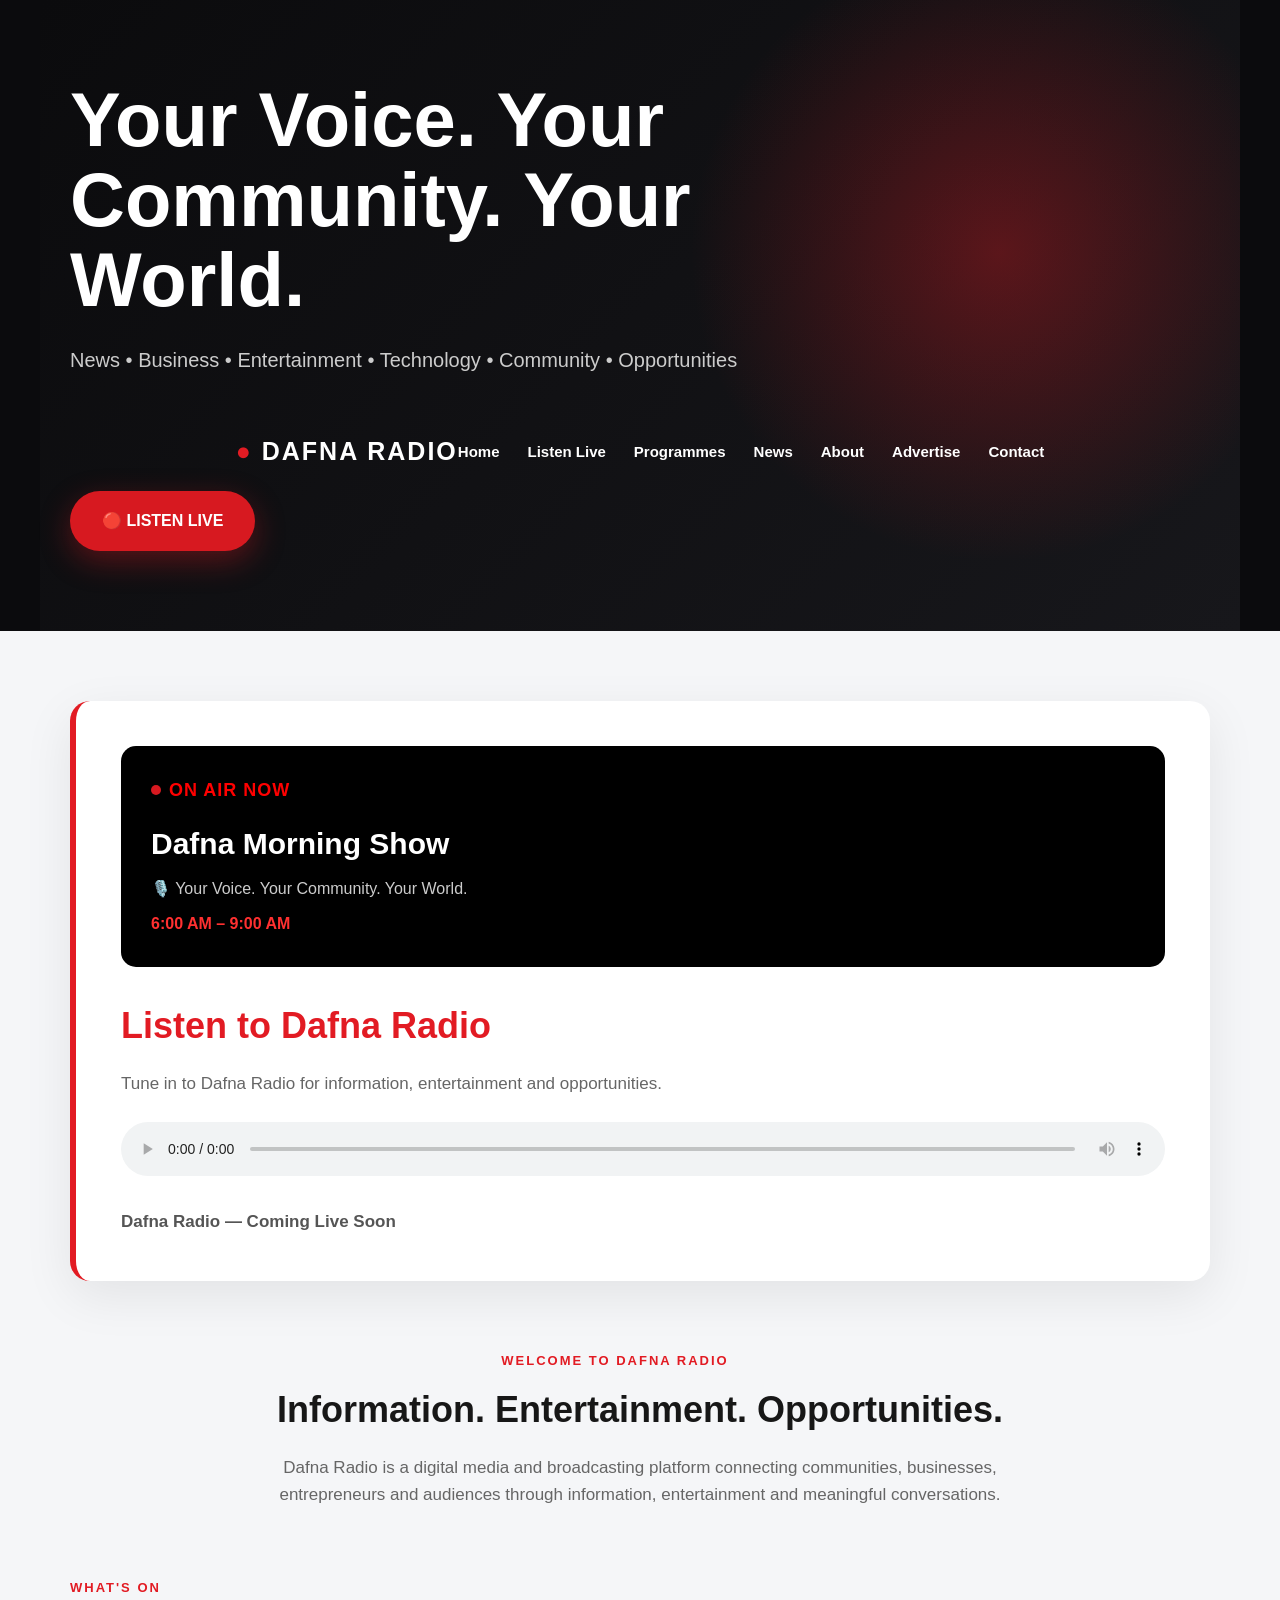
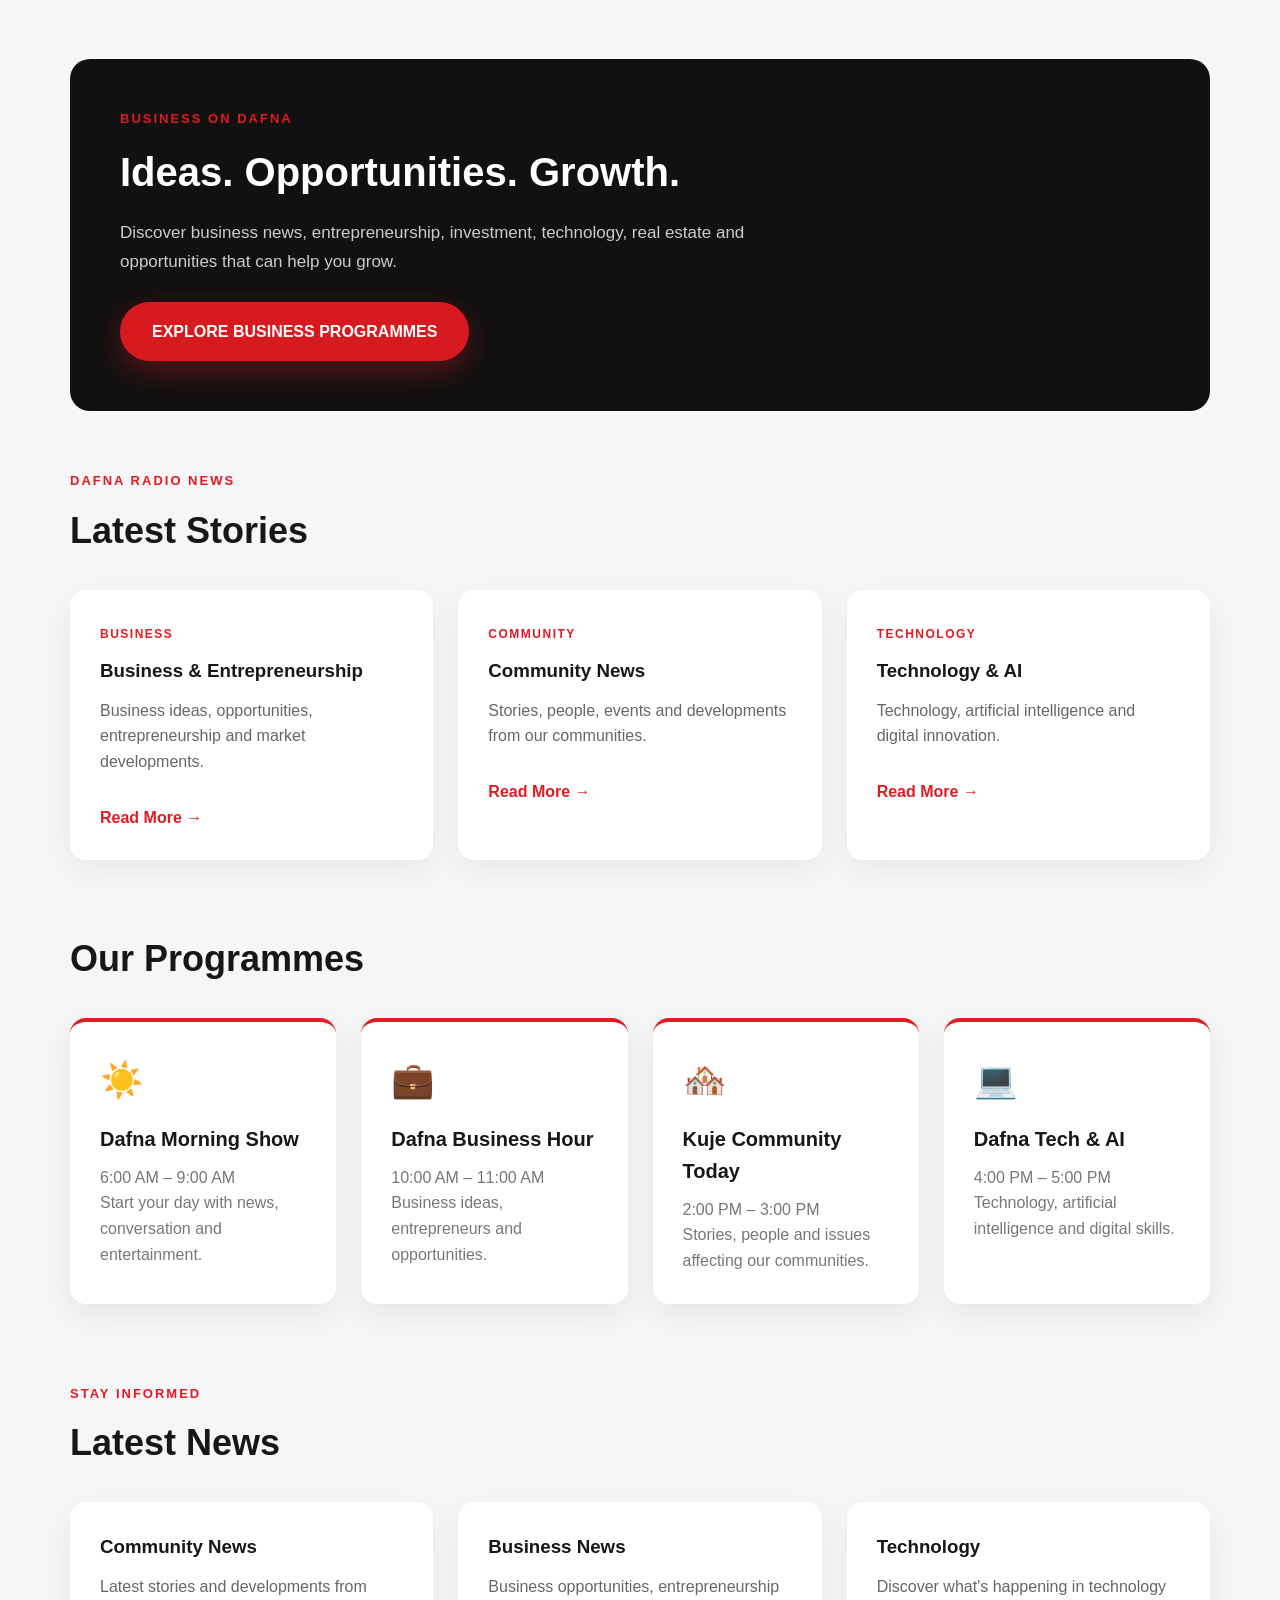
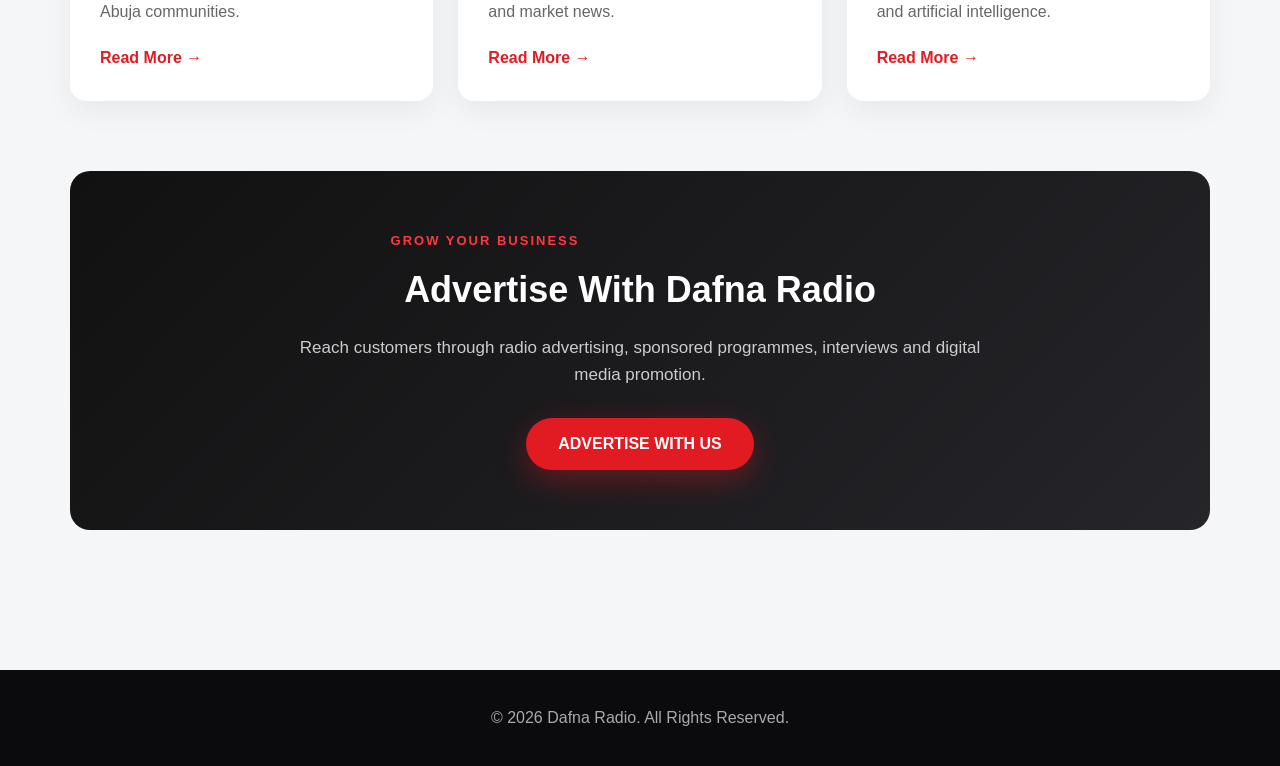
<file: index.html>
<!DOCTYPE html>
<html lang="en">

<head>
    <meta charset="UTF-8">
    <meta name="viewport" content="width=device-width, initial-scale=1.0">

    <title>Dafna Radio | Your Voice. Your Community. Your World.</title>

    <link rel="stylesheet" href="style.css">
</head>

<body>

    <!-- NAVIGATION -->
    <header>

        


        <!-- HERO -->
        <div class="hero">

            <h1>
                Your Voice. Your Community. Your World.
            </h1>

            <p>
    News • Business • Entertainment • Technology • Community • Opportunities
</p>
<nav>

    <div class="logo">
        DAFNA RADIO
    </div>

    <ul>

        <li>
            <a href="index.html">Home</a>
        </li>

        <li>
            <a href="listen.html">Listen Live</a>
        </li>

        <li>
            <a href="programmes.html">Programmes</a>
        </li>

        <li>
            <a href="news.html">News</a>
        </li>

        <li>
            <a href="about.html">About</a>
        </li>

        <li>
            <a href="advertise.html">Advertise</a>
        </li>

        <li>
            <a href="contact.html">Contact</a>
        </li>

    </ul>

</nav>
            <a href="listen.html" class="live-button">
    🔴 LISTEN LIVE
</a>

        </div>

    </header>


    <main>

        <!-- ON AIR -->
        <section class="live-section"id="Live">

            <div class="on-air">

                <div class="on-air-indicator">
                    <span class="pulse"></span>
                    ON AIR NOW
                </div>

                <h3>Dafna Morning Show</h3>

                <p class="presenter">
                    🎙️ Your Voice. Your Community. Your World.
                </p>

                <p class="programme-time">
                    6:00 AM – 9:00 AM
                </p>

            </div>

            <h2>Listen to Dafna Radio</h2>

            <p>
                Tune in to Dafna Radio for information,
                entertainment and opportunities.
            </p>

            <audio controls>
                <source src="" type="audio/mpeg">
                Your browser does not support audio playback.
            </audio>

            <p class="live-status">
                Dafna Radio — Coming Live Soon
            </p>

        </section>


        <!-- INTRODUCTION -->
        <section class="intro">

            <p class="section-label">
                WELCOME TO DAFNA RADIO
            </p>

            <h2>
                Information. Entertainment. Opportunities.
            </h2>

            <p>
                Dafna Radio is a digital media and broadcasting
                platform connecting communities, businesses,
                entrepreneurs and audiences through information,
                entertainment and meaningful conversations.
            </p>

        </section>


        <!-- PROGRAMMES -->
        <section>

            <p class="section-label">
                WHAT'S ON
            </p>
<section class="business-focus">
 
    <p class="section-label">
        BUSINESS ON DAFNA
    </p>

    <h2>
        Ideas. Opportunities. Growth.
    </h2>

    <p>
        Discover business news, entrepreneurship,
        investment, technology, real estate and
        opportunities that can help you grow.
    </p>

    <a href="programmes.html" class="live-button">
        EXPLORE BUSINESS PROGRAMMES
    </a>

</section><section class="home-news">

    <p class="section-label">
        DAFNA RADIO NEWS
    </p>

    <h2>
        Latest Stories
    </h2>

    <div class="news-grid">

        <article class="news-card">
            <div class="news-category">
                BUSINESS
            </div>

            <h3>
                Business & Entrepreneurship
            </h3>

            <p>
                Business ideas, opportunities,
                entrepreneurship and market developments.
            </p>

            <a href="news.html" class="read-more">
                Read More →
            </a>
        </article>


        <article class="news-card">
            <div class="news-category">
                COMMUNITY
            </div>

            <h3>
                Community News
            </h3>

            <p>
                Stories, people, events and developments
                from our communities.
            </p>

            <a href="news.html" class="read-more">
                Read More →
            </a>
        </article>


        <article class="news-card">
            <div class="news-category">
                TECHNOLOGY
            </div>

            <h3>
                Technology & AI
            </h3>

            <p>
                Technology, artificial intelligence
                and digital innovation.
            </p>

            <a href="news.html" class="read-more">
                Read More →
            </a>
        </article>

    </div>

</section>
            <h2>
                Our Programmes
            </h2>

            <div class="programmes">

                <div class="programme">

                    <div class="programme-icon">
                        ☀️
                    </div>

                    <h3>
                        Dafna Morning Show
                    </h3>

                    <p>
                        6:00 AM – 9:00 AM
                    </p>

                    <p>
                        Start your day with news,
                        conversation and entertainment.
                    </p>

                </div>


                <div class="programme">

                    <div class="programme-icon">
                        💼
                    </div>

                    <h3>
                        Dafna Business Hour
                    </h3>

                    <p>
                        10:00 AM – 11:00 AM
                    </p>

                    <p>
                        Business ideas, entrepreneurs
                        and opportunities.
                    </p>

                </div>


                <div class="programme">

                    <div class="programme-icon">
                        🏘️
                    </div>

                    <h3>
                        Kuje Community Today
                    </h3>

                    <p>
                        2:00 PM – 3:00 PM
                    </p>

                    <p>
                        Stories, people and issues
                        affecting our communities.
                    </p>

                </div>


                <div class="programme">

                    <div class="programme-icon">
                        💻
                    </div>

                    <h3>
                        Dafna Tech & AI
                    </h3>

                    <p>
                        4:00 PM – 5:00 PM
                    </p>

                    <p>
                        Technology, artificial intelligence
                        and digital skills.
                    </p>

                </div>

            </div>

        </section>


        <!-- NEWS -->
        <section class="news-section">

            <p class="section-label">
                STAY INFORMED
            </p>

            <h2>
                Latest News
            </h2>

            <div class="news-grid">

                <article class="news-card">

                    <h3>
                        Community News
                    </h3>

                    <p>
                        Latest stories and developments
                        from Abuja communities.
                    </p>

                    <a href="#">
                        Read More →
                    </a>

                </article>


                <article class="news-card">

                    <h3>
                        Business News
                    </h3>

                    <p>
                        Business opportunities,
                        entrepreneurship and market news.
                    </p>

                    <a href="#">
                        Read More →
                    </a>

                </article>


                <article class="news-card">

                    <h3>
                        Technology
                    </h3>

                    <p>
                        Discover what's happening in
                        technology and artificial intelligence.
                    </p>

                    <a href="#">
                        Read More →
                    </a>

                </article>

            </div>

        </section>


        <!-- ADVERTISE -->
        <section class="advertise">

            <p class="section-label">
                GROW YOUR BUSINESS
            </p>

            <h2>
                Advertise With Dafna Radio
            </h2>

            <p>
                Reach customers through radio advertising,
                sponsored programmes, interviews and
                digital media promotion.
            </p>

            <button>
                ADVERTISE WITH US
            </button>

        </section>

    </main>


    <!-- FOOTER -->
    <footer>

        <p>
            © 2026 Dafna Radio. All Rights Reserved.
        </p>

    </footer>


</body>

</html>
</file>
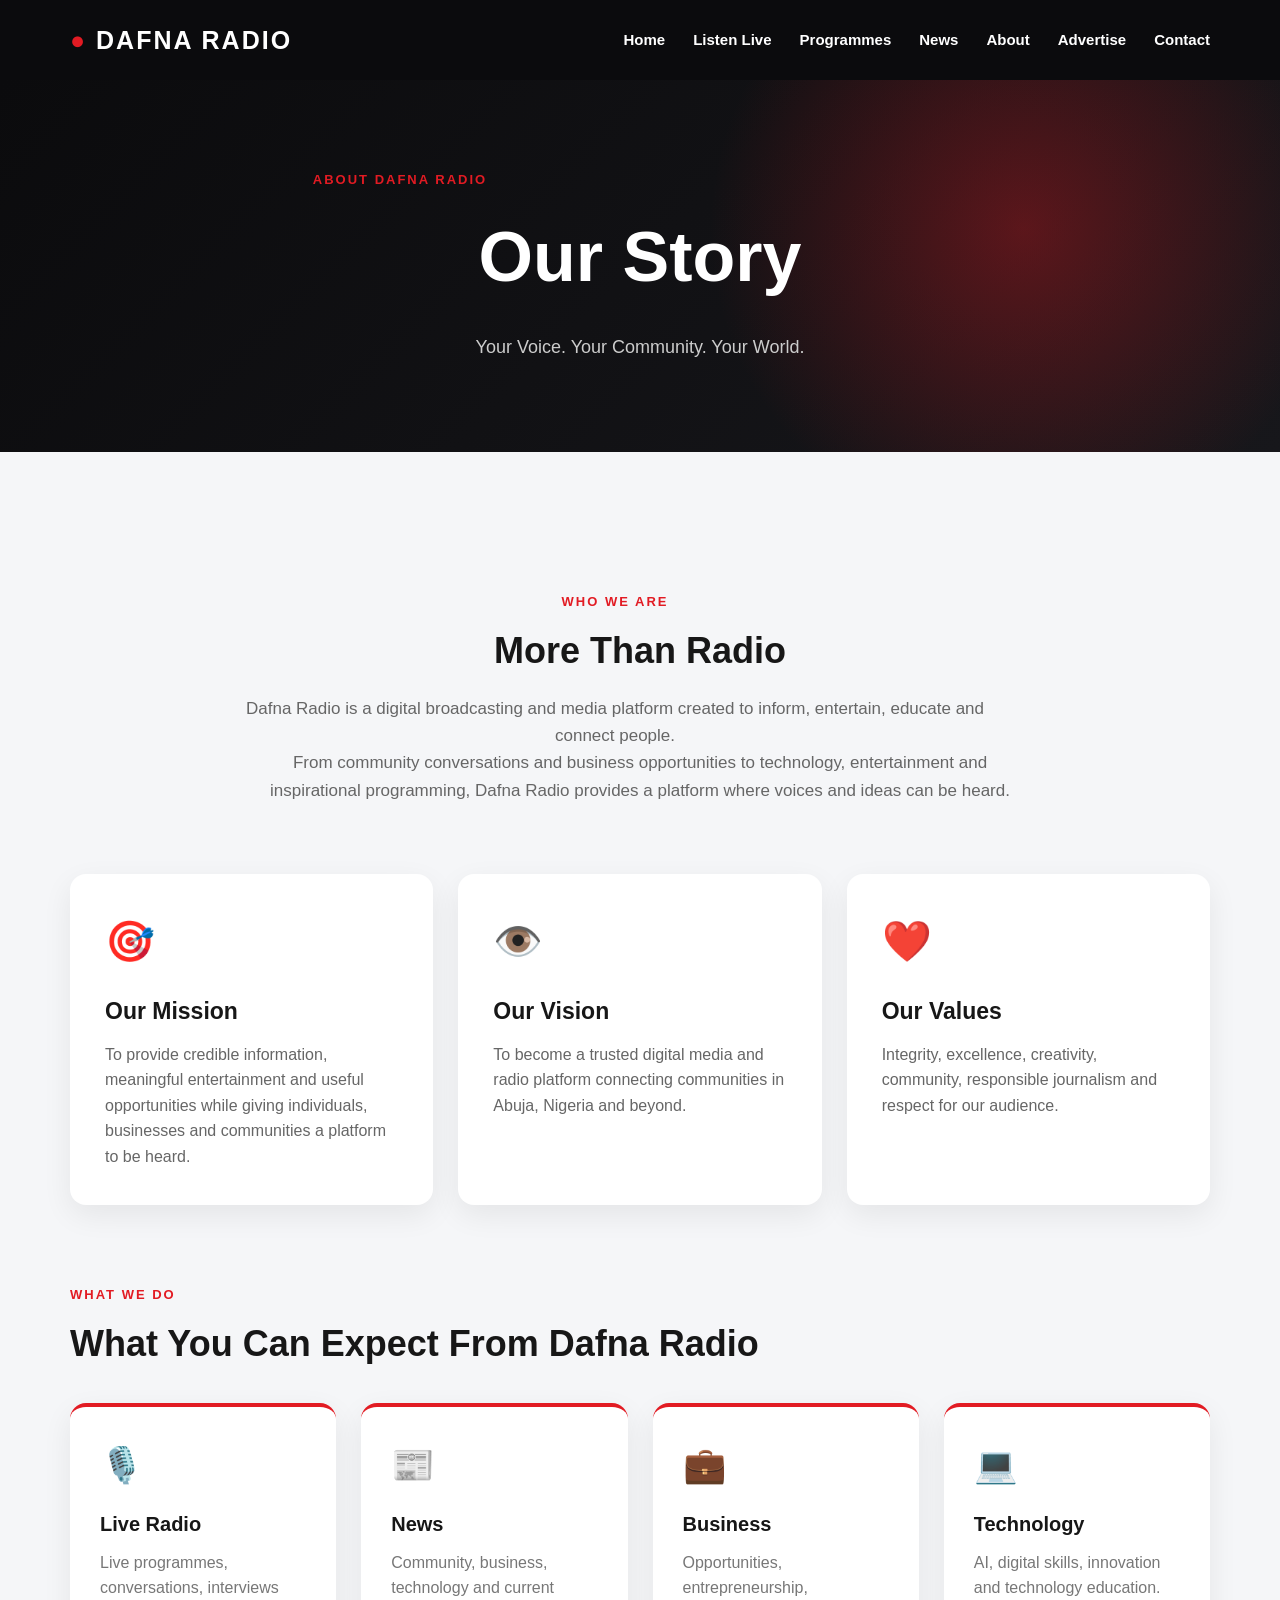
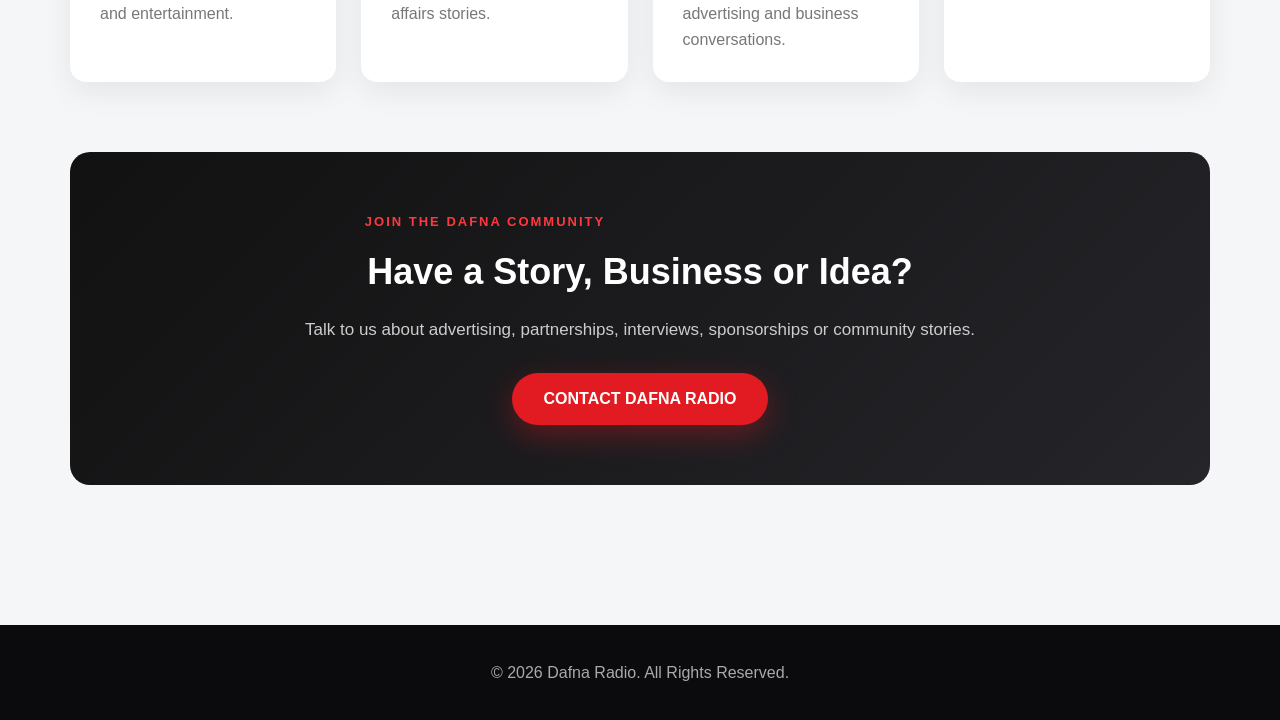
<file: about.html>
<!DOCTYPE html>
<html lang="en">

<head>
    <meta charset="UTF-8">
    <meta name="viewport" content="width=device-width, initial-scale=1.0">

    <title>About Dafna Radio</title>

    <link rel="stylesheet" href="style.css">
</head>

<body>

    <!-- NAVIGATION -->

    <header>

        <nav>

    <div class="logo">
        DAFNA RADIO
    </div>

    <ul>

        <li>
            <a href="index.html">Home</a>
        </li>

        <li>
            <a href="listen.html">Listen Live</a>
        </li>

        <li>
            <a href="programmes.html">Programmes</a>
        </li>

        <li>
            <a href="news.html">News</a>
        </li>

        <li>
            <a href="about.html">About</a>
        </li>

        <li>
            <a href="advertise.html">Advertise</a>
        </li>

        <li>
            <a href="contact.html">Contact</a>
        </li>

    </ul>

</nav>

    </header>


    <!-- PAGE HERO -->

    <section class="page-hero">

        <p class="section-label">
            ABOUT DAFNA RADIO
        </p>

        <h1>
            Our Story
        </h1>

        <p>
            Your Voice. Your Community. Your World.
        </p>

    </section>


    <main>

        <!-- WHO WE ARE -->

        <section class="intro">

            <p class="section-label">
                WHO WE ARE
            </p>

            <h2>
                More Than Radio
            </h2>

            <p>
                Dafna Radio is a digital broadcasting and media
                platform created to inform, entertain, educate
                and connect people.
            </p>

            <p>
                From community conversations and business
                opportunities to technology, entertainment and
                inspirational programming, Dafna Radio provides
                a platform where voices and ideas can be heard.
            </p>

        </section>


        <!-- OUR MISSION -->

        <section class="about-grid">

            <div class="about-card">

                <div class="about-icon">
                    🎯
                </div>

                <h3>
                    Our Mission
                </h3>

                <p>
                    To provide credible information, meaningful
                    entertainment and useful opportunities while
                    giving individuals, businesses and communities
                    a platform to be heard.
                </p>

            </div>


            <div class="about-card">

                <div class="about-icon">
                    👁️
                </div>

                <h3>
                    Our Vision
                </h3>

                <p>
                    To become a trusted digital media and radio
                    platform connecting communities in Abuja,
                    Nigeria and beyond.
                </p>

            </div>


            <div class="about-card">

                <div class="about-icon">
                    ❤️
                </div>

                <h3>
                    Our Values
                </h3>

                <p>
                    Integrity, excellence, creativity, community,
                    responsible journalism and respect for our
                    audience.
                </p>

            </div>

        </section>


        <!-- WHAT WE DO -->

        <section>

            <p class="section-label">
                WHAT WE DO
            </p>

            <h2>
                What You Can Expect From Dafna Radio
            </h2>


            <div class="programmes">


                <div class="programme">

                    <div class="programme-icon">
                        🎙️
                    </div>

                    <h3>
                        Live Radio
                    </h3>

                    <p>
                        Live programmes, conversations,
                        interviews and entertainment.
                    </p>

                </div>


                <div class="programme">

                    <div class="programme-icon">
                        📰
                    </div>

                    <h3>
                        News
                    </h3>

                    <p>
                        Community, business, technology
                        and current affairs stories.
                    </p>

                </div>


                <div class="programme">

                    <div class="programme-icon">
                        💼
                    </div>

                    <h3>
                        Business
                    </h3>

                    <p>
                        Opportunities, entrepreneurship,
                        advertising and business conversations.
                    </p>

                </div>


                <div class="programme">

                    <div class="programme-icon">
                        💻
                    </div>

                    <h3>
                        Technology
                    </h3>

                    <p>
                        AI, digital skills, innovation and
                        technology education.
                    </p>

                </div>

            </div>

        </section>


        <!-- CALL TO ACTION -->

        <section class="advertise">

            <p class="section-label">
                JOIN THE DAFNA COMMUNITY
            </p>

            <h2>
                Have a Story, Business or Idea?
            </h2>

            <p>
                Talk to us about advertising, partnerships,
                interviews, sponsorships or community stories.
            </p>

            <button>
                CONTACT DAFNA RADIO
            </button>

        </section>

    </main>


    <!-- FOOTER -->

    <footer>

        <p>
            © 2026 Dafna Radio. All Rights Reserved.
        </p>

    </footer>

</body>

</html>
</file>
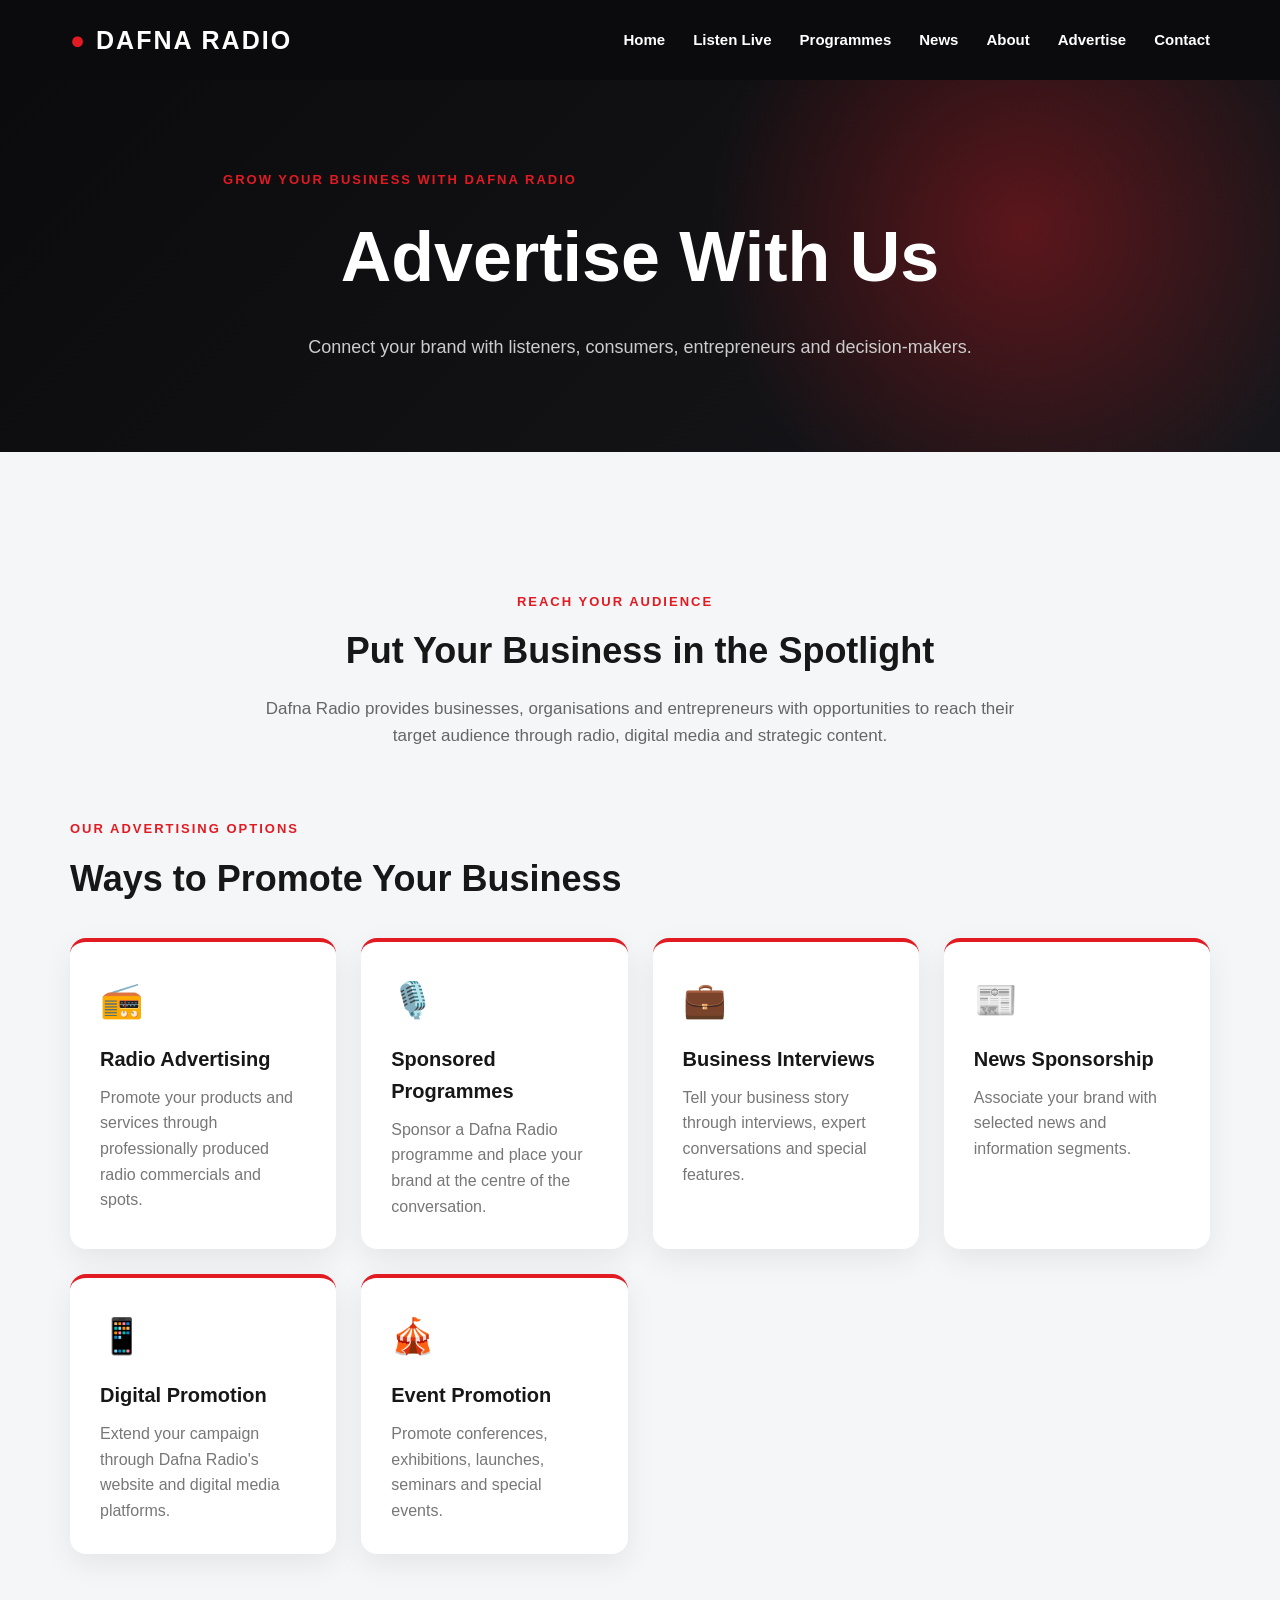
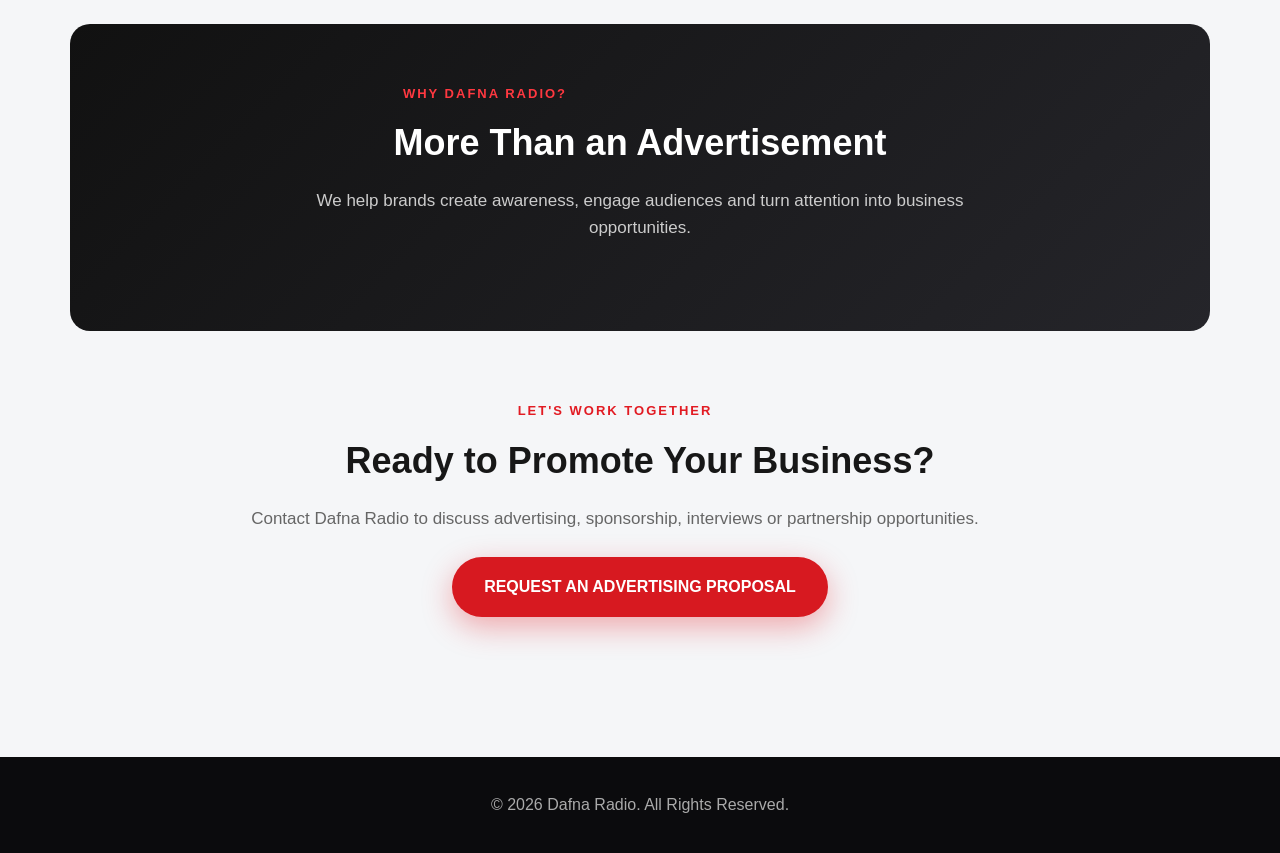
<file: advertise.html>
<!DOCTYPE html>
<html lang="en">

<head>

    <meta charset="UTF-8">

    <meta name="viewport"
          content="width=device-width, initial-scale=1.0">

    <title>Dafna Radio | Advertise With Us</title>

    <link rel="stylesheet"
          href="style.css">

</head>

<body>

    <!-- NAVIGATION -->

    <header>

        <nav>

    <div class="logo">
        DAFNA RADIO
    </div>

    <ul>

        <li>
            <a href="index.html">Home</a>
        </li>

        <li>
            <a href="listen.html">Listen Live</a>
        </li>

        <li>
            <a href="programmes.html">Programmes</a>
        </li>

        <li>
            <a href="news.html">News</a>
        </li>

        <li>
            <a href="about.html">About</a>
        </li>

        <li>
            <a href="advertise.html">Advertise</a>
        </li>

        <li>
            <a href="contact.html">Contact</a>
        </li>

    </ul>

</nav>

    </header>


    <!-- HERO -->

    <section class="page-hero">

        <p class="section-label">
            GROW YOUR BUSINESS WITH DAFNA RADIO
        </p>

        <h1>
            Advertise With Us
        </h1>

        <p>
            Connect your brand with listeners,
            consumers, entrepreneurs and decision-makers.
        </p>

    </section>


    <main>

        <!-- INTRODUCTION -->

        <section class="intro">

            <p class="section-label">
                REACH YOUR AUDIENCE
            </p>

            <h2>
                Put Your Business in the Spotlight
            </h2>

            <p>
                Dafna Radio provides businesses,
                organisations and entrepreneurs with
                opportunities to reach their target audience
                through radio, digital media and strategic
                content.
            </p>

        </section>


        <!-- ADVERTISING SERVICES -->

        <section>

            <p class="section-label">
                OUR ADVERTISING OPTIONS
            </p>

            <h2>
                Ways to Promote Your Business
            </h2>


            <div class="programmes">


                <div class="programme">

                    <div class="programme-icon">
                        📻
                    </div>

                    <h3>
                        Radio Advertising
                    </h3>

                    <p>
                        Promote your products and services
                        through professionally produced
                        radio commercials and spots.
                    </p>

                </div>


                <div class="programme">

                    <div class="programme-icon">
                        🎙️
                    </div>

                    <h3>
                        Sponsored Programmes
                    </h3>

                    <p>
                        Sponsor a Dafna Radio programme
                        and place your brand at the centre
                        of the conversation.
                    </p>

                </div>


                <div class="programme">

                    <div class="programme-icon">
                        💼
                    </div>

                    <h3>
                        Business Interviews
                    </h3>

                    <p>
                        Tell your business story through
                        interviews, expert conversations
                        and special features.
                    </p>

                </div>


                <div class="programme">

                    <div class="programme-icon">
                        📰
                    </div>

                    <h3>
                        News Sponsorship
                    </h3>

                    <p>
                        Associate your brand with selected
                        news and information segments.
                    </p>

                </div>


                <div class="programme">

                    <div class="programme-icon">
                        📱
                    </div>

                    <h3>
                        Digital Promotion
                    </h3>

                    <p>
                        Extend your campaign through
                        Dafna Radio's website and digital
                        media platforms.
                    </p>

                </div>


                <div class="programme">

                    <div class="programme-icon">
                        🎪
                    </div>

                    <h3>
                        Event Promotion
                    </h3>

                    <p>
                        Promote conferences, exhibitions,
                        launches, seminars and special events.
                    </p>

                </div>

            </div>

        </section>


        <!-- WHY DAFNA -->

        <section class="advertise">

            <p class="section-label">
                WHY DAFNA RADIO?
            </p>

            <h2>
                More Than an Advertisement
            </h2>

            <p>
                We help brands create awareness,
                engage audiences and turn attention
                into business opportunities.
            </p>

        </section>


        <!-- CALL TO ACTION -->

        <section class="intro">

            <p class="section-label">
                LET'S WORK TOGETHER
            </p>

            <h2>
                Ready to Promote Your Business?
            </h2>

            <p>
                Contact Dafna Radio to discuss advertising,
                sponsorship, interviews or partnership opportunities.
            </p>

            <br>

            <a href="contact.html"
               class="live-button">
                REQUEST AN ADVERTISING PROPOSAL
            </a>

        </section>

    </main>


    <footer>

        <p>
            © 2026 Dafna Radio. All Rights Reserved.
        </p>

    </footer>

</body>

</html>
</file>
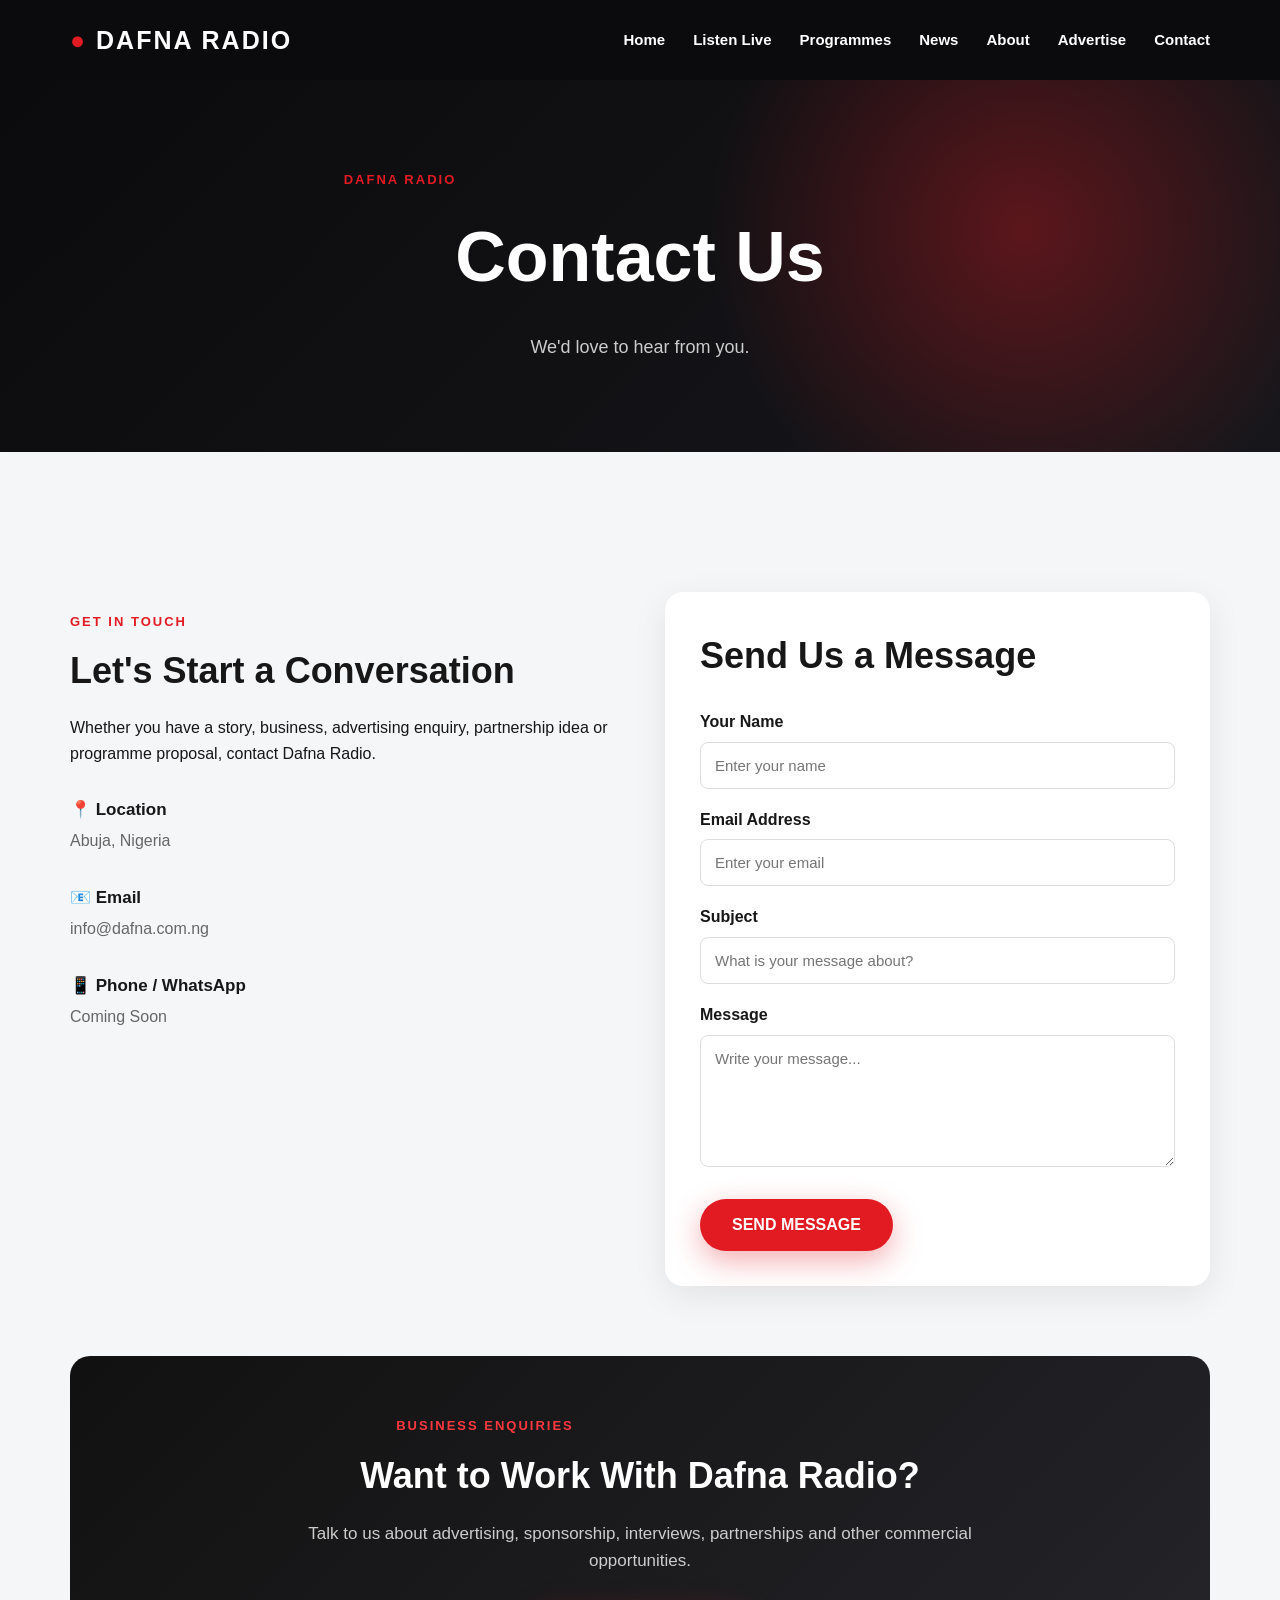
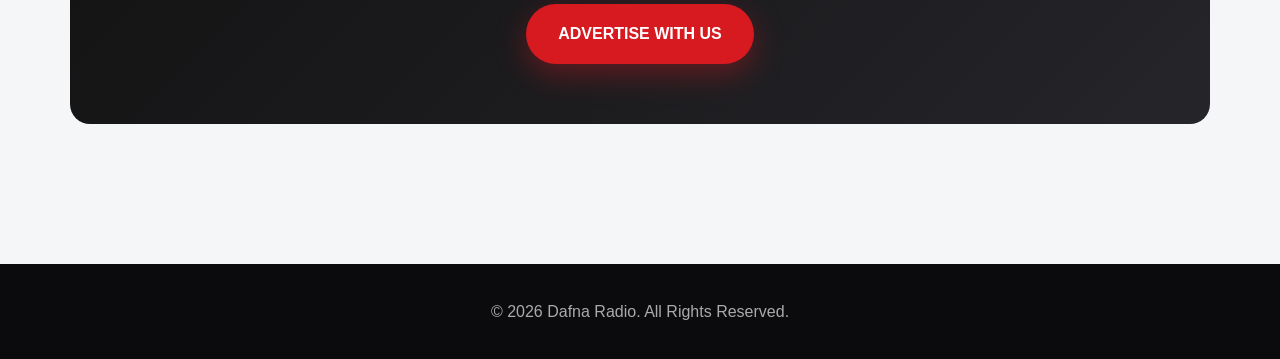
<file: contact.html>
<!DOCTYPE html>
<html lang="en">

<head>

    <meta charset="UTF-8">

    <meta name="viewport"
          content="width=device-width, initial-scale=1.0">

    <title>Dafna Radio | Contact Us</title>

    <link rel="stylesheet"
          href="style.css">

</head>

<body>

    <header>

        <nav>

    <div class="logo">
        DAFNA RADIO
    </div>

    <ul>

        <li>
            <a href="index.html">Home</a>
        </li>

        <li>
            <a href="listen.html">Listen Live</a>
        </li>

        <li>
            <a href="programmes.html">Programmes</a>
        </li>

        <li>
            <a href="news.html">News</a>
        </li>

        <li>
            <a href="about.html">About</a>
        </li>

        <li>
            <a href="advertise.html">Advertise</a>
        </li>

        <li>
            <a href="contact.html">Contact</a>
        </li>

    </ul>

</nav>
    </header>


    <section class="page-hero">

        <p class="section-label">
            DAFNA RADIO
        </p>

        <h1>
            Contact Us
        </h1>

        <p>
            We'd love to hear from you.
        </p>

    </section>


    <main>

        <section class="contact-grid">

            <div class="contact-info">

                <p class="section-label">
                    GET IN TOUCH
                </p>

                <h2>
                    Let's Start a Conversation
                </h2>

                <p>
                    Whether you have a story, business,
                    advertising enquiry, partnership idea
                    or programme proposal, contact Dafna Radio.
                </p>

                <div class="contact-item">
                    <strong>📍 Location</strong>
                    <p>Abuja, Nigeria</p>
                </div>

                <div class="contact-item">
                    <strong>📧 Email</strong>
                    <p>info@dafna.com.ng</p>
                </div>

                <div class="contact-item">
                    <strong>📱 Phone / WhatsApp</strong>
                    <p>Coming Soon</p>
                </div>

            </div>


            <div class="contact-form">

                <h2>
                    Send Us a Message
                </h2>

                <form>

                    <label for="name">
                        Your Name
                    </label>

                    <input
                        type="text"
                        id="name"
                        placeholder="Enter your name"
                        required
                    >


                    <label for="email">
                        Email Address
                    </label>

                    <input
                        type="email"
                        id="email"
                        placeholder="Enter your email"
                        required
                    >


                    <label for="subject">
                        Subject
                    </label>

                    <input
                        type="text"
                        id="subject"
                        placeholder="What is your message about?"
                    >


                    <label for="message">
                        Message
                    </label>

                    <textarea
                        id="message"
                        rows="6"
                        placeholder="Write your message..."
                    ></textarea>


                    <button type="submit">
                        SEND MESSAGE
                    </button>

                </form>

            </div>

        </section>


        <section class="advertise">

            <p class="section-label">
                BUSINESS ENQUIRIES
            </p>

            <h2>
                Want to Work With Dafna Radio?
            </h2>

            <p>
                Talk to us about advertising,
                sponsorship, interviews, partnerships
                and other commercial opportunities.
            </p>

            <a href="advertise.html"
               class="live-button">
                ADVERTISE WITH US
            </a>

        </section>

    </main>


    <footer>

        <p>
            © 2026 Dafna Radio. All Rights Reserved.
        </p>

    </footer>

</body>

</html>
</file>
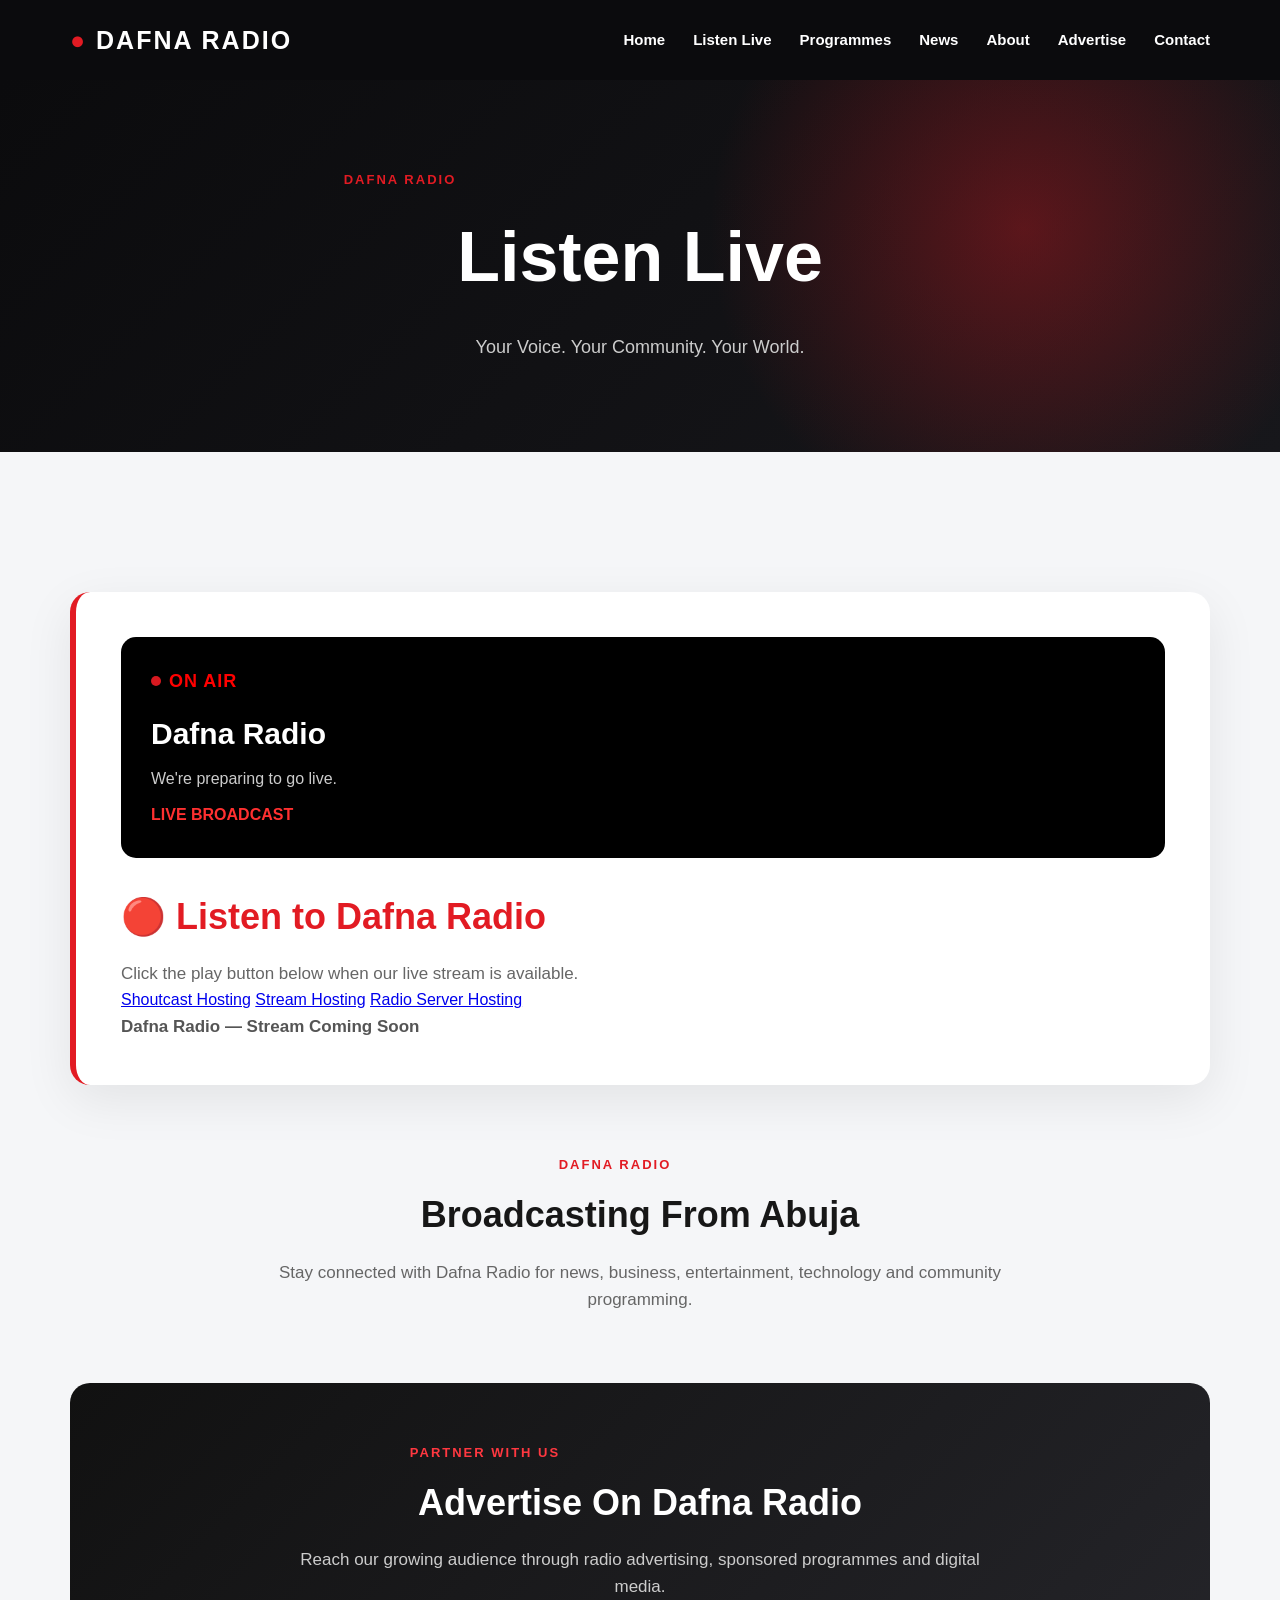
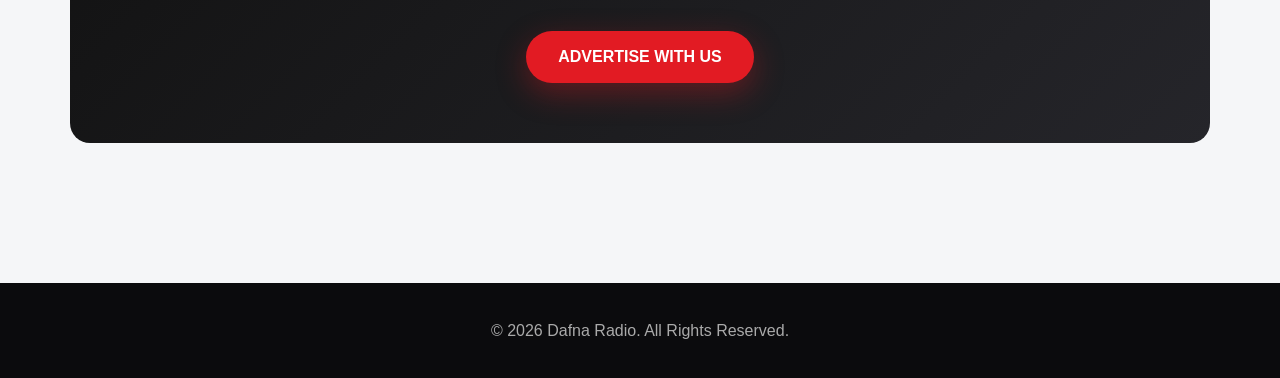
<file: listen.html>
<!DOCTYPE html>
<html lang="en">

<head>

    <meta charset="UTF-8">

    <meta name="viewport"
          content="width=device-width, initial-scale=1.0">

    <title>Dafna Radio | Listen Live</title>

    <link rel="stylesheet"
          href="style.css">

</head>

<body>

    <header>

        <nav>

    <div class="logo">
        DAFNA RADIO
    </div>

    <ul>

        <li>
            <a href="index.html">Home</a>
        </li>

        <li>
            <a href="listen.html">Listen Live</a>
        </li>

        <li>
            <a href="programmes.html">Programmes</a>
        </li>

        <li>
            <a href="news.html">News</a>
        </li>

        <li>
            <a href="about.html">About</a>
        </li>

        <li>
            <a href="advertise.html">Advertise</a>
        </li>

        <li>
            <a href="contact.html">Contact</a>
        </li>

    </ul>

</nav>

    </header>


    <section class="page-hero">

        <p class="section-label">
            DAFNA RADIO
        </p>

        <h1>
            Listen Live
        </h1>

        <p>
            Your Voice. Your Community. Your World.
        </p>

    </section>


    <main>

        <section class="live-section">

            <div class="on-air">

                <div class="on-air-indicator">

                    <span class="pulse"></span>

                    ON AIR

                </div>

                <h3>
                    Dafna Radio
                </h3>

                <p class="presenter">
                    We're preparing to go live.
                </p>

                <p class="programme-time">
                    LIVE BROADCAST
                </p>

            </div>


            <h2>
                🔴 Listen to Dafna Radio
            </h2>

            <p>
                Click the play button below when
                our live stream is available.
            </p>


            

           <div data-type="newStreamPlayer" data-publicToken="59c77481-7445-4875-a11c-0afdb6498ace" data-theme="light" data-color="e81e4d" data-channelId="a29844a0-dd3c-4b21-bae8-5e6666b53145" data-rendered="false" class="cstrEmbed">
    <a href="https://www.caster.fm">Shoutcast Hosting</a>
    <a href="https://www.caster.fm">Stream Hosting</a>
    <a href="https://www.caster.fm">Radio Server Hosting</a>
</div>
<script src="//cdn.cloud.caster.fm//widgets/embed.js"></script> 


            <p class="live-status">

                Dafna Radio — Stream Coming Soon

            </p>

        </section>


        <section class="intro">

            <p class="section-label">
                DAFNA RADIO
            </p>

            <h2>
                Broadcasting From Abuja
            </h2>

            <p>
                Stay connected with Dafna Radio
                for news, business, entertainment,
                technology and community programming.
            </p>

        </section>


        <section class="advertise">

            <p class="section-label">
                PARTNER WITH US
            </p>

            <h2>
                Advertise On Dafna Radio
            </h2>

            <p>
                Reach our growing audience through
                radio advertising, sponsored programmes
                and digital media.
            </p>

            <button>
                ADVERTISE WITH US
            </button>

        </section>

    </main>


    <footer>

        <p>
            © 2026 Dafna Radio.
            All Rights Reserved.
        </p>

    </footer>

</body>

</html>
</file>
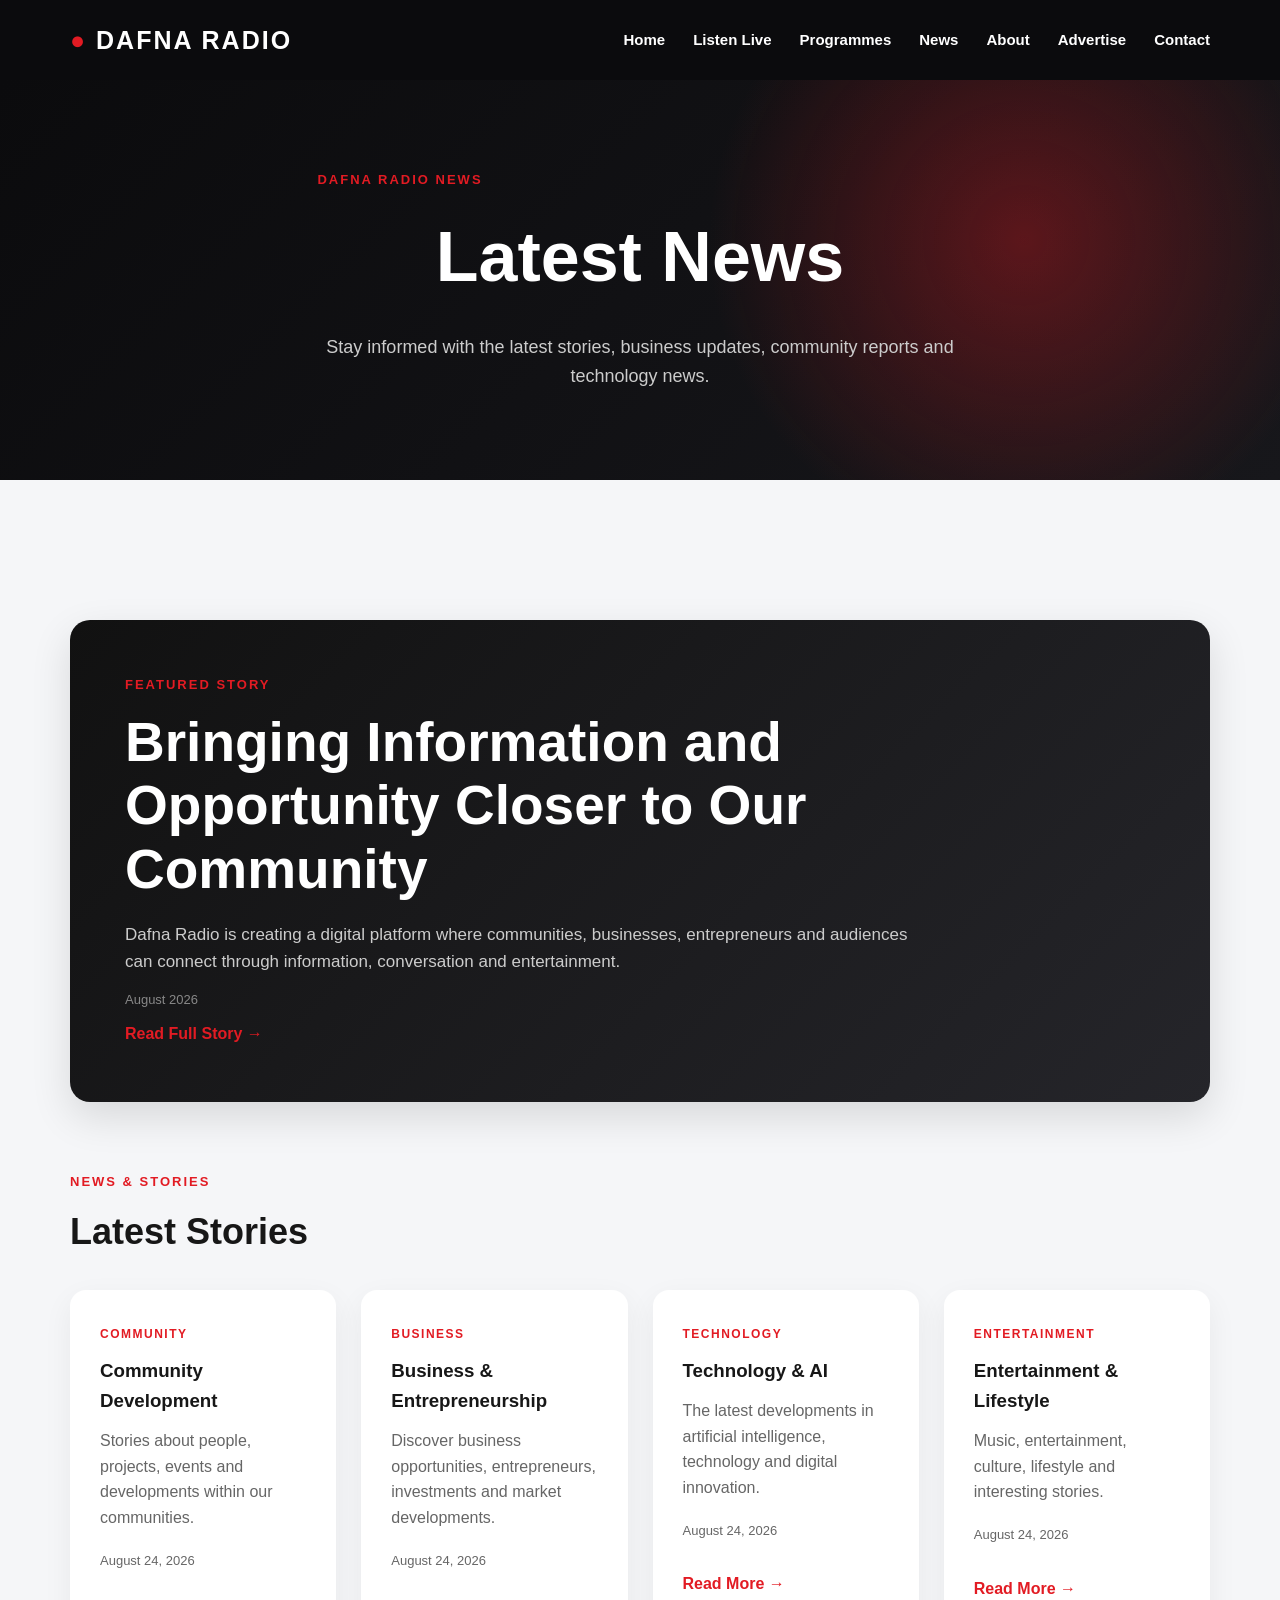
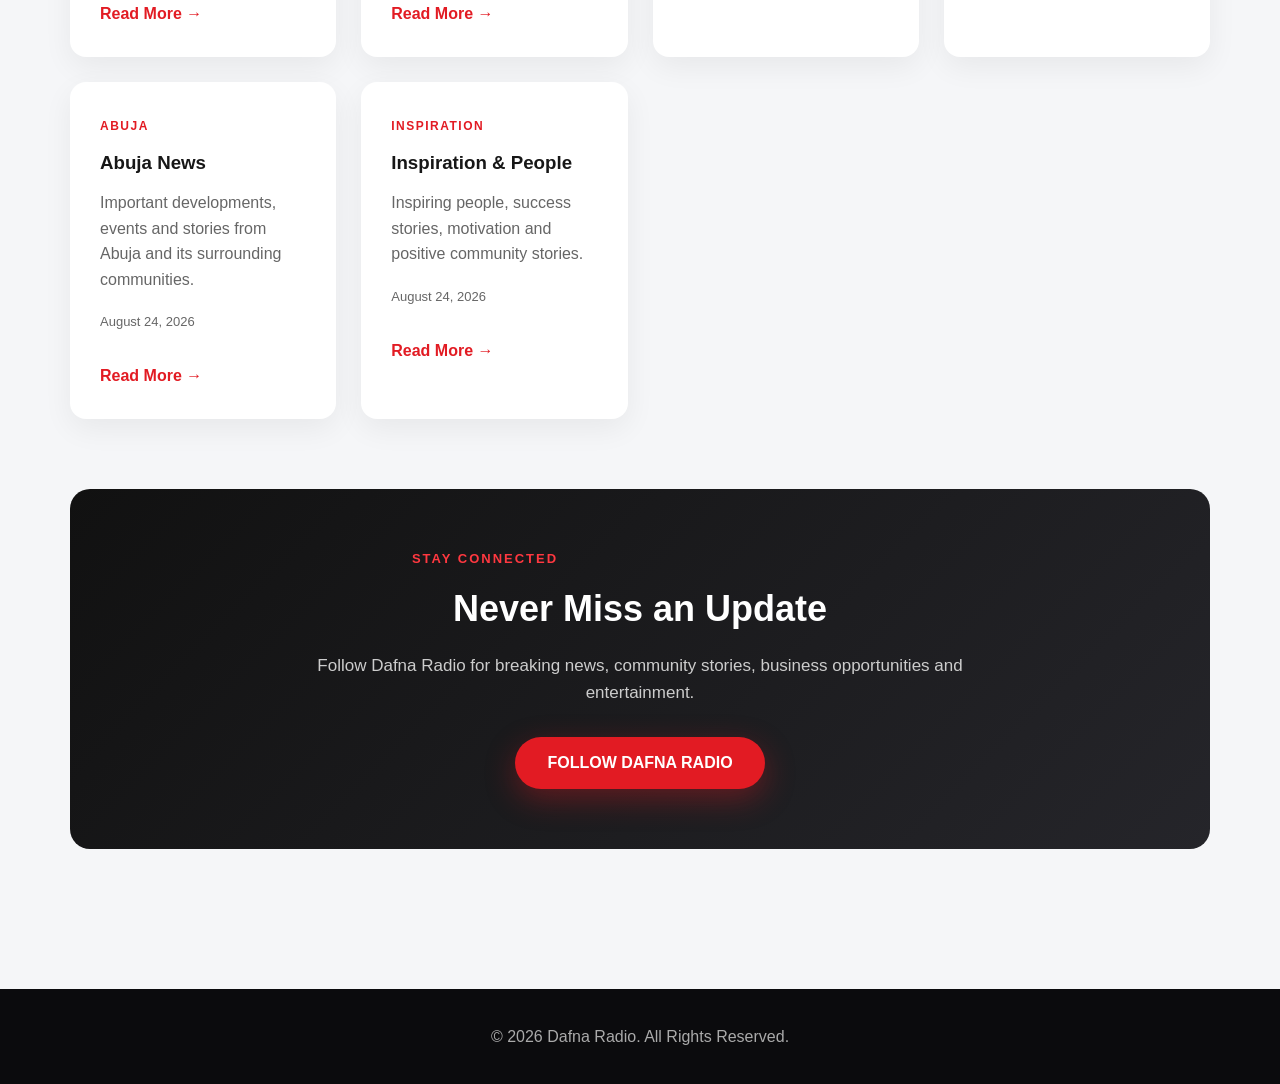
<file: news.html>
<!DOCTYPE html>
<html lang="en">

<head>
    <meta charset="UTF-8">
    <meta name="viewport" content="width=device-width, initial-scale=1.0">

    <title>Dafna Radio | News</title>

    <link rel="stylesheet" href="style.css">
</head>

<body>

    <!-- NAVIGATION -->
    <header>

       <nav>

    <div class="logo">
        DAFNA RADIO
    </div>

    <ul>

        <li>
            <a href="index.html">Home</a>
        </li>

        <li>
            <a href="listen.html">Listen Live</a>
        </li>

        <li>
            <a href="programmes.html">Programmes</a>
        </li>

        <li>
            <a href="news.html">News</a>
        </li>

        <li>
            <a href="about.html">About</a>
        </li>

        <li>
            <a href="advertise.html">Advertise</a>
        </li>

        <li>
            <a href="contact.html">Contact</a>
        </li>

    </ul>

</nav>

    </header>


    <!-- NEWS HERO -->

    <section class="page-hero">

        <p class="section-label">
            DAFNA RADIO NEWS
        </p>

        <h1>
            Latest News
        </h1>

        <p>
            Stay informed with the latest stories,
            business updates, community reports and technology news.
        </p>

    </section>


    <main>

        <!-- FEATURED STORY -->

        <section class="featured-news">

            <div class="featured-content">

                <p class="section-label">
                    FEATURED STORY
                </p>

                <h2>
                    Bringing Information and Opportunity
                    Closer to Our Community
                </h2>

                <p>
                    Dafna Radio is creating a digital platform
                    where communities, businesses, entrepreneurs
                    and audiences can connect through information,
                    conversation and entertainment.
                </p>

                <p class="news-date">
                    August 2026
                </p>

                <a href="#" class="read-more">
                    Read Full Story →
                </a>

            </div>

        </section>


        <!-- NEWS CATEGORIES -->

        <section>

            <p class="section-label">
                NEWS & STORIES
            </p>

            <h2>
                Latest Stories
            </h2>


            <div class="news-grid">


                <!-- NEWS 1 -->

                <article class="news-card">

                    <div class="news-category">
                        COMMUNITY
                    </div>

                    <h3>
                        Community Development
                    </h3>

                    <p>
                        Stories about people, projects,
                        events and developments within
                        our communities.
                    </p>

                    <p class="news-date">
                        August 24, 2026
                    </p>

                    <a href="#" class="read-more">
                        Read More →
                    </a>

                </article>


                <!-- NEWS 2 -->

                <article class="news-card">

                    <div class="news-category">
                        BUSINESS
                    </div>

                    <h3>
                        Business & Entrepreneurship
                    </h3>

                    <p>
                        Discover business opportunities,
                        entrepreneurs, investments and
                        market developments.
                    </p>

                    <p class="news-date">
                        August 24, 2026
                    </p>

                    <a href="#" class="read-more">
                        Read More →
                    </a>

                </article>


                <!-- NEWS 3 -->

                <article class="news-card">

                    <div class="news-category">
                        TECHNOLOGY
                    </div>

                    <h3>
                        Technology & AI
                    </h3>

                    <p>
                        The latest developments in
                        artificial intelligence, technology
                        and digital innovation.
                    </p>

                    <p class="news-date">
                        August 24, 2026
                    </p>

                    <a href="#" class="read-more">
                        Read More →
                    </a>

                </article>


                <!-- NEWS 4 -->

                <article class="news-card">

                    <div class="news-category">
                        ENTERTAINMENT
                    </div>

                    <h3>
                        Entertainment & Lifestyle
                    </h3>

                    <p>
                        Music, entertainment, culture,
                        lifestyle and interesting stories.
                    </p>

                    <p class="news-date">
                        August 24, 2026
                    </p>

                    <a href="#" class="read-more">
                        Read More →
                    </a>

                </article>


                <!-- NEWS 5 -->

                <article class="news-card">

                    <div class="news-category">
                        ABUJA
                    </div>

                    <h3>
                        Abuja News
                    </h3>

                    <p>
                        Important developments, events
                        and stories from Abuja and its
                        surrounding communities.
                    </p>

                    <p class="news-date">
                        August 24, 2026
                    </p>

                    <a href="#" class="read-more">
                        Read More →
                    </a>

                </article>


                <!-- NEWS 6 -->

                <article class="news-card">

                    <div class="news-category">
                        INSPIRATION
                    </div>

                    <h3>
                        Inspiration & People
                    </h3>

                    <p>
                        Inspiring people, success stories,
                        motivation and positive community
                        stories.
                    </p>

                    <p class="news-date">
                        August 24, 2026
                    </p>

                    <a href="#" class="read-more">
                        Read More →
                    </a>

                </article>

            </div>

        </section>


        <!-- NEWSLETTER -->

        <section class="advertise">

            <p class="section-label">
                STAY CONNECTED
            </p>

            <h2>
                Never Miss an Update
            </h2>

            <p>
                Follow Dafna Radio for breaking news,
                community stories, business opportunities
                and entertainment.
            </p>

            <button>
                FOLLOW DAFNA RADIO
            </button>

        </section>

    </main>


    <!-- FOOTER -->

    <footer>

        <p>
            © 2026 Dafna Radio. All Rights Reserved.
        </p>

    </footer>

</body>

</html>
</file>
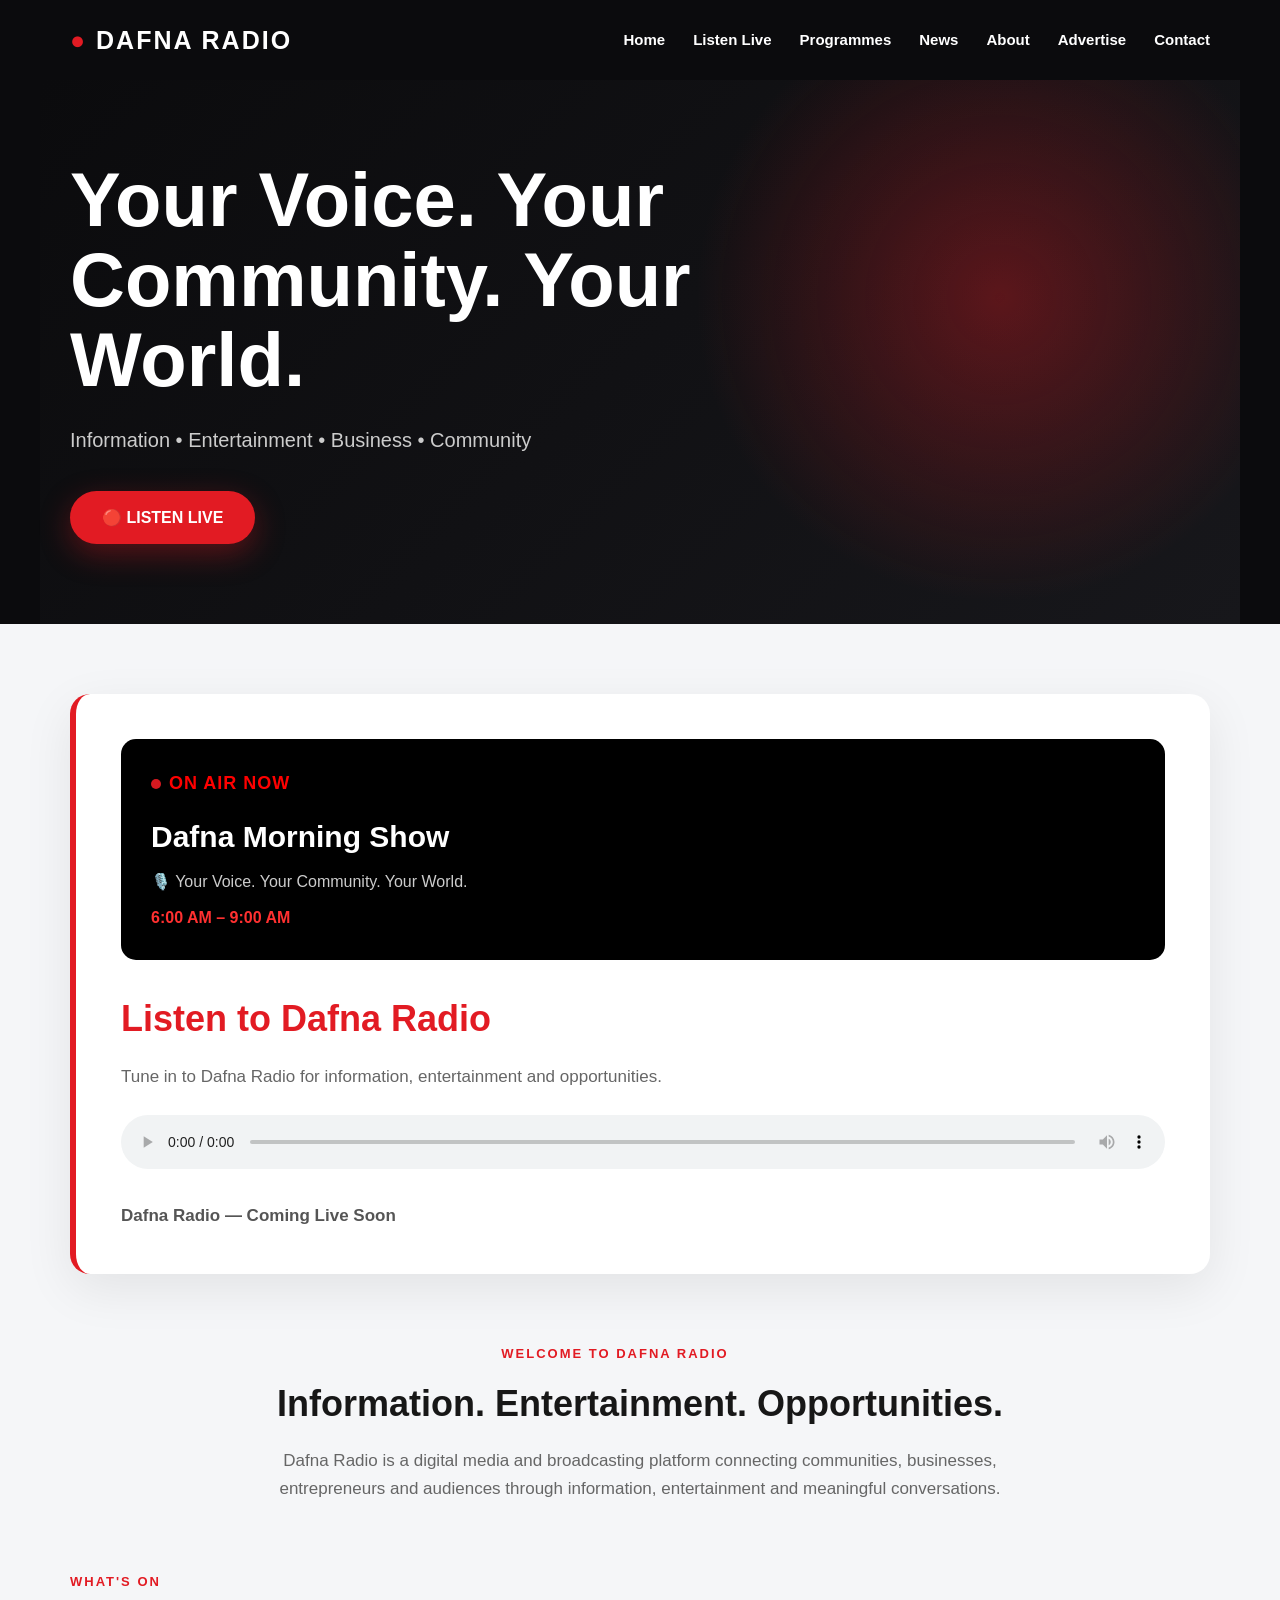
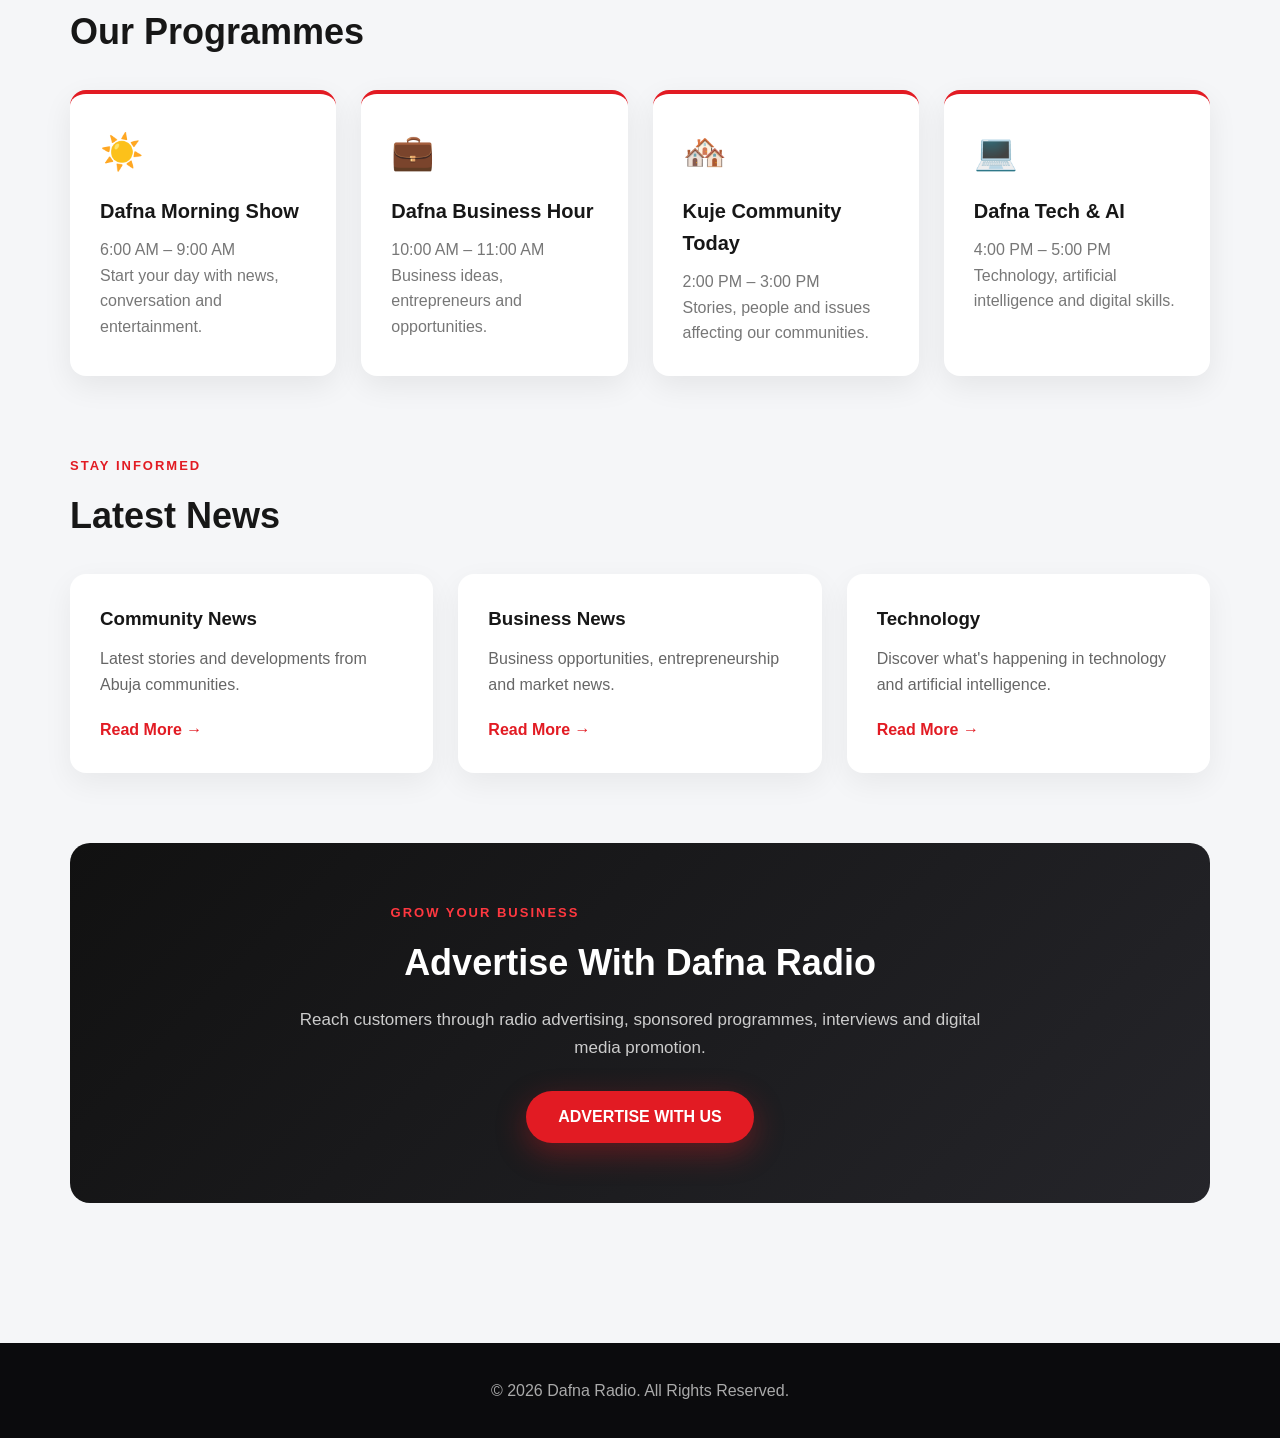
<file: programmes.html>
<!DOCTYPE html>
<html lang="en">

<head>
    <meta charset="UTF-8">
    <meta name="viewport" content="width=device-width, initial-scale=1.0">

    <title>Dafna Radio | Your Voice. Your Community. Your World.</title>

    <link rel="stylesheet" href="style.css">
</head>

<body>

    <!-- NAVIGATION -->
    <header>

       <nav>

    <div class="logo">
        DAFNA RADIO
    </div>

    <ul>

        <li>
            <a href="index.html">Home</a>
        </li>

        <li>
            <a href="listen.html">Listen Live</a>
        </li>

        <li>
            <a href="programmes.html">Programmes</a>
        </li>

        <li>
            <a href="news.html">News</a>
        </li>

        <li>
            <a href="about.html">About</a>
        </li>

        <li>
            <a href="advertise.html">Advertise</a>
        </li>

        <li>
            <a href="contact.html">Contact</a>
        </li>

    </ul>

</nav>


        <!-- HERO -->
        <div class="hero">

            <h1>
                Your Voice. Your Community. Your World.
            </h1>

            <p>
                Information • Entertainment • Business • Community
            </p>

            <button>
                🔴 LISTEN LIVE
            </button>

        </div>

    </header>


    <main>

        <!-- ON AIR -->
        <section class="live-section" id="live">

            <div class="on-air">

                <div class="on-air-indicator">
                    <span class="pulse"></span>
                    ON AIR NOW
                </div>

                <h3>Dafna Morning Show</h3>

                <p class="presenter">
                    🎙️ Your Voice. Your Community. Your World.
                </p>

                <p class="programme-time">
                    6:00 AM – 9:00 AM
                </p>

            </div>

            <h2>Listen to Dafna Radio</h2>

            <p>
                Tune in to Dafna Radio for information,
                entertainment and opportunities.
            </p>

            <audio controls>
                <source src="" type="audio/mpeg">
                Your browser does not support audio playback.
            </audio>

            <p class="live-status">
                Dafna Radio — Coming Live Soon
            </p>

        </section>


        <!-- INTRODUCTION -->
        <section class="intro">

            <p class="section-label">
                WELCOME TO DAFNA RADIO
            </p>

            <h2>
                Information. Entertainment. Opportunities.
            </h2>

            <p>
                Dafna Radio is a digital media and broadcasting
                platform connecting communities, businesses,
                entrepreneurs and audiences through information,
                entertainment and meaningful conversations.
            </p>

        </section>


        <!-- PROGRAMMES -->
        <section>

            <p class="section-label">
                WHAT'S ON
            </p>

            <h2>
                Our Programmes
            </h2>

            <div class="programmes">

                <div class="programme">

                    <div class="programme-icon">
                        ☀️
                    </div>

                    <h3>
                        Dafna Morning Show
                    </h3>

                    <p>
                        6:00 AM – 9:00 AM
                    </p>

                    <p>
                        Start your day with news,
                        conversation and entertainment.
                    </p>

                </div>


                <div class="programme">

                    <div class="programme-icon">
                        💼
                    </div>

                    <h3>
                        Dafna Business Hour
                    </h3>

                    <p>
                        10:00 AM – 11:00 AM
                    </p>

                    <p>
                        Business ideas, entrepreneurs
                        and opportunities.
                    </p>

                </div>


                <div class="programme">

                    <div class="programme-icon">
                        🏘️
                    </div>

                    <h3>
                        Kuje Community Today
                    </h3>

                    <p>
                        2:00 PM – 3:00 PM
                    </p>

                    <p>
                        Stories, people and issues
                        affecting our communities.
                    </p>

                </div>


                <div class="programme">

                    <div class="programme-icon">
                        💻
                    </div>

                    <h3>
                        Dafna Tech & AI
                    </h3>

                    <p>
                        4:00 PM – 5:00 PM
                    </p>

                    <p>
                        Technology, artificial intelligence
                        and digital skills.
                    </p>

                </div>

            </div>

        </section>


        <!-- NEWS -->
        <section class="news-section">

            <p class="section-label">
                STAY INFORMED
            </p>

            <h2>
                Latest News
            </h2>

            <div class="news-grid">

                <article class="news-card">

                    <h3>
                        Community News
                    </h3>

                    <p>
                        Latest stories and developments
                        from Abuja communities.
                    </p>

                    <a href="#">
                        Read More →
                    </a>

                </article>


                <article class="news-card">

                    <h3>
                        Business News
                    </h3>

                    <p>
                        Business opportunities,
                        entrepreneurship and market news.
                    </p>

                    <a href="#">
                        Read More →
                    </a>

                </article>


                <article class="news-card">

                    <h3>
                        Technology
                    </h3>

                    <p>
                        Discover what's happening in
                        technology and artificial intelligence.
                    </p>

                    <a href="#">
                        Read More →
                    </a>

                </article>

            </div>

        </section>


        <!-- ADVERTISE -->
        <section class="advertise">

            <p class="section-label">
                GROW YOUR BUSINESS
            </p>

            <h2>
                Advertise With Dafna Radio
            </h2>

            <p>
                Reach customers through radio advertising,
                sponsored programmes, interviews and
                digital media promotion.
            </p>

            <button>
                ADVERTISE WITH US
            </button>

        </section>

    </main>


    <!-- FOOTER -->
    <footer>

        <p>
            © 2026 Dafna Radio. All Rights Reserved.
        </p>

    </footer>


</body>

</html>
</file>
<file: style.css>
/* ========================================
   DAFNA RADIO - PROFESSIONAL WEBSITE
   ======================================== */

* {
    margin: 0;
    padding: 0;
    box-sizing: border-box;
}

html {
    scroll-behavior: smooth;
}

body {
    font-family: Arial, Helvetica, sans-serif;
    background: #f5f6f8;
    color: #171717;
    line-height: 1.6;
}

/* ========================================
   NAVIGATION
   ======================================== */

header {
    background: #0b0b0d;
    color: white;
}

nav {
    max-width: 1200px;
    margin: auto;
    padding: 20px 30px;

    display: flex;
    justify-content: space-between;
    align-items: center;
}

.logo {
    font-size: 25px;
    font-weight: 900;
    letter-spacing: 2px;
}

.logo::before {
    content: "● ";
    color: #e21b23;
}

nav ul {
    display: flex;
    gap: 28px;
    list-style: none;
}

nav a {
    color: white;
    text-decoration: none;
    font-size: 15px;
    font-weight: 600;
    transition: 0.3s;
}

nav a:hover {
    color: #e21b23;
}

/* ========================================
   HERO
   ======================================== */

.hero {
    max-width: 1200px;
    margin: auto;
    min-height: 520px;

    display: flex;
    flex-direction: column;
    justify-content: center;
    align-items: flex-start;

    padding: 80px 30px;

    background:
        radial-gradient(circle at 80% 40%, rgba(226, 27, 35, 0.35), transparent 30%),
        linear-gradient(135deg, #0b0b0d, #17171b);
}

.hero h1 {
    max-width: 850px;
    font-size: clamp(42px, 6vw, 76px);
    line-height: 1.05;
    margin-bottom: 25px;
    font-weight: 900;
}

.hero p {
    font-size: 20px;
    color: #cccccc;
    margin-bottom: 35px;
}

/* ========================================
   BUTTON
   ======================================== */

button {
    border: none;
    background: #e21b23;
    color: white;

    padding: 17px 32px;
    border-radius: 50px;

    font-size: 16px;
    font-weight: 800;

    cursor: pointer;

    box-shadow: 0 10px 30px rgba(226, 27, 35, 0.35);

    transition: 0.3s;
}

button:hover {
    background: #ff2932;
    transform: translateY(-3px);
}

/* ========================================
   MAIN CONTENT
   ======================================== */

main {
    max-width: 1200px;
    margin: auto;
    padding: 70px 30px;
}

section {
    margin-bottom: 70px;
}

section h2 {
    font-size: 36px;
    margin-bottom: 15px;
    font-weight: 800;
}

section > p {
    max-width: 750px;
    color: #666;
    font-size: 17px;
}

/* ========================================
   LIVE RADIO SECTION
   ======================================== */

.live-section {
    background: white;

    padding: 45px;
    margin: 0 auto 70px;

    border-radius: 20px;

    box-shadow: 0 15px 50px rgba(0, 0, 0, 0.08);

    border-left: 6px solid #e21b23;
}

.live-section h2 {
    color: #e21b23;
}

.live-section audio {
    width: 100%;
    margin: 25px 0;
}

.live-status {
    color: #555;
    font-weight: bold;
}

/* ========================================
   PROGRAMMES
   ======================================== */

.programmes {
    display: grid;

    grid-template-columns:
        repeat(auto-fit, minmax(230px, 1fr));

    gap: 25px;

    margin-top: 30px;
}

.programme {
    background: white;

    padding: 30px;

    border-radius: 16px;

    box-shadow:
        0 10px 30px rgba(0, 0, 0, 0.07);

    border-top: 4px solid #e21b23;

    transition: 0.3s;
}

.programme:hover {
    transform: translateY(-8px);

    box-shadow:
        0 20px 40px rgba(0, 0, 0, 0.12);
}

.programme h3 {
    font-size: 20px;
    margin-bottom: 10px;
}

.programme p {
    color: #777;
}

/* ========================================
   FOOTER
   ======================================== */

footer {
    background: #0b0b0d;
    color: #aaa;

    text-align: center;

    padding: 35px 20px;
}

footer p {
    margin: 0;
}

/* ========================================
   MOBILE RESPONSIVE DESIGN
   ======================================== */

@media (max-width: 768px) {

    nav {
        flex-direction: column;
        gap: 20px;
    }

    nav ul {
        gap: 15px;
        flex-wrap: wrap;
        justify-content: center;
    }

    .hero {
        min-height: 500px;
        align-items: center;
        text-align: center;
    }

    .hero h1 {
        font-size: 44px;
    }

    .hero p {
        font-size: 17px;
    }

    main {
        padding: 50px 20px;
    }

    .live-section {
        padding: 30px 20px;
    }

    section h2 {
        font-size: 30px;
    }
}/* ========================================
   DAFNA RADIO HOMEPAGE SECTIONS
   ======================================== */

.section-label {
    color: #e21b23;
    font-size: 13px;
    font-weight: 900;
    letter-spacing: 2px;
    margin-bottom: 10px;
}

.live-badge {
    display: inline-block;
    background: #e21b23;
    color: white;
    padding: 7px 14px;
    border-radius: 30px;
    font-size: 12px;
    font-weight: bold;
    margin-bottom: 15px;
}

.intro {
    text-align: center;
    max-width: 800px;
    margin-left: auto;
    margin-right: auto;
}

.intro > p:last-child {
    margin-left: auto;
    margin-right: auto;
}

.programme-icon {
    font-size: 35px;
    margin-bottom: 15px;
}

.news-section {
    margin-top: 80px;
}

.news-grid {
    display: grid;
    grid-template-columns:
        repeat(auto-fit, minmax(250px, 1fr));
    gap: 25px;
    margin-top: 30px;
}

.news-card {
    background: white;
    padding: 30px;
    border-radius: 16px;
    box-shadow: 0 10px 30px rgba(0,0,0,0.06);
    transition: 0.3s;
}

.news-card:hover {
    transform: translateY(-6px);
}

.news-card h3 {
    margin-bottom: 12px;
}

.news-card p {
    color: #666;
    margin-bottom: 20px;
}

.news-card a {
    color: #e21b23;
    text-decoration: none;
    font-weight: bold;
}

.advertise {
    background: linear-gradient(135deg, #111, #25252a);
    color: white;
    padding: 60px 40px;
    border-radius: 20px;
    text-align: center;
}

.advertise h2 {
    margin-bottom: 15px;
}

.advertise p:not(.section-label) {
    max-width: 700px;
    margin: 0 auto 30px;
    color: #ccc;
}

.advertise .section-label {
    color: #ff3840;
}/* ========================================
   ON AIR NOW
   ======================================== */

.on-air {
    background: #111;
    color: white;
    padding: 30px;
    border-radius: 15px;
    margin-bottom: 30px;
}

.on-air-indicator {
    display: inline-flex;
    align-items: center;
    gap: 10px;
    color: #ff3840;
    font-size: 13px;
    font-weight: 900;
    letter-spacing: 2px;
    margin-bottom: 15px;
}

.pulse {
    width: 10px;
    height: 10px;
    background: #e21b23;
    border-radius: 50%;
    display: inline-block;
    animation: pulse 1.2s infinite;
}

.on-air h3 {
    font-size: 30px;
    margin-bottom: 8px;
}

.presenter {
    color: #ccc;
}

.programme-time {
    color: #ff3840;
    font-weight: bold;
    margin-top: 10px;
}

@keyframes pulse {
    0% {
        opacity: 1;
        transform: scale(1);
    }

    50% {
        opacity: 0.4;
        transform: scale(1.3);
    }

    100% {
        opacity: 1;
        transform: scale(1);
    }
}.on-air {
    background-color: black !important;
    color: white !important;
    padding: 30px !important;
    border-radius: 15px !important;
    margin-bottom: 30px !important;
}

.on-air-indicator {
    color: red !important;
    font-weight: bold !important;
    font-size: 18px !important;
}

.on-air h3 {
    color: white !important;
    font-size: 30px !important;
}

.presenter {
    color: #cccccc !important;
}

.programme-time {
    color: #ff3030 !important;
}/* ========================================
   PROGRAMMES PAGE
   ======================================== */

.page-hero {
    background:
        radial-gradient(
            circle at 80% 40%,
            rgba(226, 27, 35, 0.35),
            transparent 30%
        ),
        linear-gradient(135deg, #0b0b0d, #17171b);

    color: white;

    text-align: center;

    padding: 90px 25px;
}

.page-hero h1 {
    font-size: clamp(42px, 6vw, 70px);
    margin: 10px 0 20px;
}

.page-hero p:last-child {
    color: #cccccc;
    max-width: 700px;
    margin: auto;
    font-size: 18px;
}.live-button {
    display: inline-block;
    background: #d71920;
    color: white;
    padding: 17px 32px;
    border-radius: 50px;
    text-decoration: none;
    font-size: 16px;
    font-weight: 800;
    box-shadow: 0 10px 30px rgba(226, 27, 35, 0.35);
    transition: 0.3s;
}

.live-button:hover {
    background: #ff2932;
    transform: translateY(-3px);
}/* ========================================
   NEWS PAGE
   ======================================== */

.featured-news {
    background:
        linear-gradient(
            135deg,
            #111,
            #25252a
        );

    color: white;

    padding: 55px;

    border-radius: 20px;

    margin-bottom: 70px;

    box-shadow:
        0 15px 40px rgba(0, 0, 0, 0.12);
}

.featured-content {
    max-width: 800px;
}

.featured-news h2 {
    font-size: clamp(32px, 5vw, 55px);
    line-height: 1.15;
    margin: 15px 0 20px;
}

.featured-news p:not(.section-label):not(.news-date) {
    color: #cccccc;
    font-size: 17px;
}

.news-category {
    display: inline-block;

    color: #e21b23;

    font-size: 12px;

    font-weight: 900;

    letter-spacing: 1.5px;

    margin-bottom: 12px;
}

.news-date {
    color: #888;

    font-size: 13px;

    margin-top: 15px;
}

.read-more {
    display: inline-block;

    margin-top: 10px;

    color: #e21b23;

    text-decoration: none;

    font-weight: bold;
}

.read-more:hover {
    color: #ff3840;
}

.news-card {
    transition: 0.3s;
}

.news-card:hover {
    transform: translateY(-8px);
}/* ========================================
   CONTACT PAGE
   ======================================== */

.contact-grid {
    display: grid;
    grid-template-columns: 1fr 1fr;
    gap: 50px;
    align-items: start;
}

.contact-info {
    padding: 20px 0;
}

.contact-item {
    margin-top: 30px;
}

.contact-item strong {
    font-size: 17px;
}

.contact-item p {
    color: #666;
    margin-top: 5px;
}

.contact-form {
    background: white;
    padding: 35px;
    border-radius: 18px;
    box-shadow: 0 10px 35px rgba(0,0,0,0.08);
}

.contact-form h2 {
    margin-bottom: 25px;
}

.contact-form label {
    display: block;
    margin-top: 18px;
    margin-bottom: 7px;
    font-weight: bold;
}

.contact-form input,
.contact-form textarea {
    width: 100%;
    padding: 14px;
    border: 1px solid #ddd;
    border-radius: 8px;
    font-family: inherit;
    font-size: 15px;
}

.contact-form textarea {
    resize: vertical;
}

.contact-form button {
    margin-top: 25px;
}

@media (max-width: 768px) {

    .contact-grid {
        grid-template-columns: 1fr;
    }

}/* ========================================
   ABOUT PAGE
   ======================================== */

.about-grid {
    display: grid;

    grid-template-columns:
        repeat(auto-fit, minmax(250px, 1fr));

    gap: 25px;

    margin: 50px 0 80px;
}

.about-card {
    background: white;

    padding: 35px;

    border-radius: 16px;

    box-shadow:
        0 10px 30px rgba(0, 0, 0, 0.07);

    transition: 0.3s;
}

.about-card:hover {
    transform: translateY(-8px);

    box-shadow:
        0 20px 40px rgba(0, 0, 0, 0.12);
}

.about-icon {
    font-size: 40px;
    margin-bottom: 20px;
}

.about-card h3 {
    font-size: 23px;
    margin-bottom: 12px;
}

.about-card p {
    color: #666;
}.on-air-indicator {
    display: inline-flex;
    align-items: center;
    gap: 8px;
    color: #d71920;
    font-weight: 800;
    letter-spacing: 1px;
}

.pulse {
    width: 10px;
    height: 10px;
    background: #d71920;
    border-radius: 50%;
    animation: pulseLive 1.5s infinite;
}

@keyframes pulseLive {
    0% {
        transform: scale(1);
        opacity: 1;
    }

    50% {
        transform: scale(1.5);
        opacity: 0.5;
    }

    100% {
        transform: scale(1);
        opacity: 1;
    }
}.business-focus {
    background: #111;
    color: white;
    padding: 50px;
    margin: 60px 0;
    border-radius: 20px;
}

.business-focus h2 {
    font-size: 40px;
    margin: 10px 0 15px;
}

.business-focus p:not(.section-label) {
    color: #ccc;
    max-width: 700px;
    line-height: 1.7;
    margin-bottom: 25px;
}

@media (max-width: 600px) {
    .business-focus {
        padding: 30px 25px;
    }

    .business-focus h2 {
        font-size: 30px;
    }
}/* ========================================
   MOBILE NAVIGATION
   ======================================== */

@media (max-width: 768px) {

    nav {
        flex-direction: column;
        gap: 20px;
        padding: 20px;
    }

    nav ul {
        display: flex;
        flex-wrap: wrap;
        justify-content: center;
        gap: 10px;
        padding: 0;
    }

    nav ul li a {
        font-size: 13px;
        padding: 6px;
    }

}
</file>
